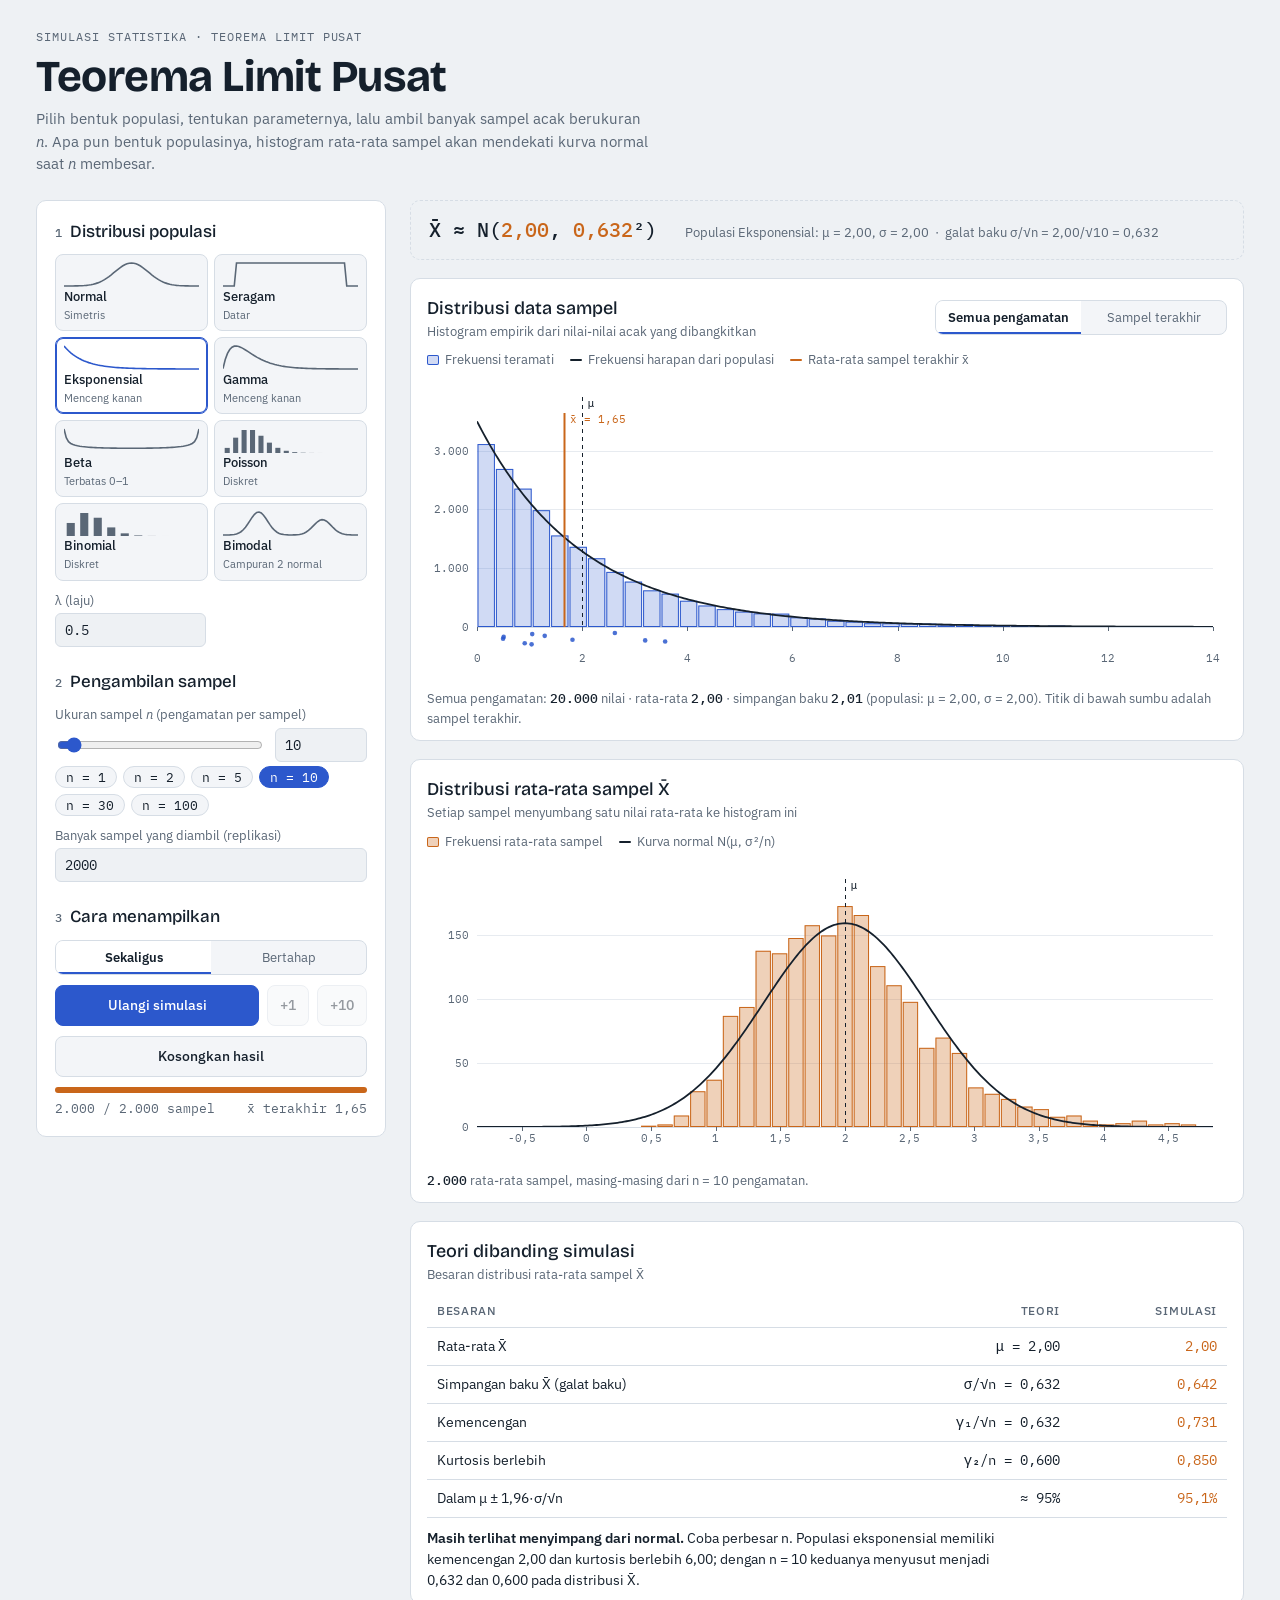
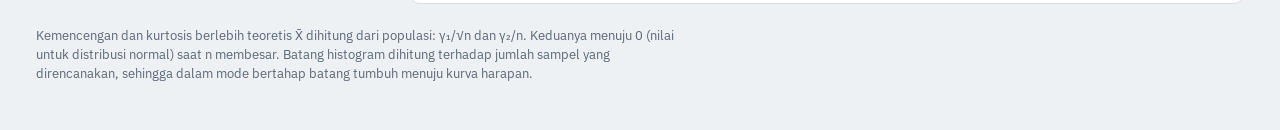
<file: simulasi-clt.html>
<!doctype html>
<html lang="id">
<head>
<meta charset="utf-8">
<meta name="viewport" content="width=device-width, initial-scale=1, viewport-fit=cover">
<meta name="description" content="Simulasi interaktif Teorema Limit Pusat: pilih distribusi populasi, parameter, dan ukuran sampel, lalu amati distribusi data dan rata-rata sampel.">
<title>Simulator Teorema Limit Pusat</title>
<link rel="preconnect" href="https://fonts.googleapis.com">
<link rel="preconnect" href="https://fonts.gstatic.com" crossorigin>
<link rel="stylesheet" href="https://fonts.googleapis.com/css2?family=Bricolage+Grotesque:opsz,wght@12..96,500;12..96,700&family=IBM+Plex+Mono:wght@400;500&family=IBM+Plex+Sans:wght@400;500;600&display=swap">
<style>
/* Layout: lab bench — setup column on the left (numbered setup steps), two stacked instrument charts + readout table on the right */
:root{
  --bg:#eef1f4; --surface:#ffffff; --ink:#15202c; --muted:#5a6776; --line:#d6dde5; --grid:#e7ebf0;
  --data:#2c58cc; --data-soft:rgba(44,88,204,.22);
  --mean:#c9661a; --mean-soft:rgba(201,102,26,.30);
  --curve:#15202c; --danger:#b42318; --chip:#f3f5f8;
  --f-display:"Bricolage Grotesque", "Segoe UI", system-ui, sans-serif;
  --f-body:"IBM Plex Sans", "Segoe UI", system-ui, sans-serif;
  --f-mono:"IBM Plex Mono", ui-monospace, "SFMono-Regular", Menlo, monospace;
}
@media (prefers-color-scheme: dark){ :root:not([data-theme="light"]){
  --bg:#0e131a; --surface:#151c25; --ink:#e4e9ef; --muted:#93a0ae; --line:#28323e; --grid:#1d2630;
  --data:#7196ff; --data-soft:rgba(113,150,255,.22);
  --mean:#f19a4c; --mean-soft:rgba(241,154,76,.28);
  --curve:#e4e9ef; --danger:#ff7b6e; --chip:#1b2430; color-scheme:dark } }
:root[data-theme="dark"]{
  --bg:#0e131a; --surface:#151c25; --ink:#e4e9ef; --muted:#93a0ae; --line:#28323e; --grid:#1d2630;
  --data:#7196ff; --data-soft:rgba(113,150,255,.22);
  --mean:#f19a4c; --mean-soft:rgba(241,154,76,.28);
  --curve:#e4e9ef; --danger:#ff7b6e; --chip:#1b2430; color-scheme:dark }

body{background:var(--bg);color:var(--ink);font-family:var(--f-body);font-size:15px;line-height:1.5}
.wrap{max-width:1240px;margin:0 auto;padding-block:28px 48px;
  padding-left:max(16px, env(safe-area-inset-left, 0px));padding-right:max(16px, env(safe-area-inset-right, 0px))}
header{display:grid;gap:8px;margin-bottom:24px}
.eyebrow{font-family:var(--f-mono);font-size:12px;letter-spacing:.08em;text-transform:uppercase;color:var(--muted)}
h1{font-family:var(--f-display);font-weight:700;font-size:clamp(28px,4.2vw,44px);line-height:1.05;margin:0;text-wrap:balance;letter-spacing:-.01em}
.lede{margin:0;max-width:68ch;color:var(--muted)}
.layout{display:grid;grid-template-columns:350px minmax(0,1fr);gap:24px;align-items:start}
@media (max-width:920px){.layout{grid-template-columns:minmax(0,1fr)}}
.panel{background:var(--surface);border:1px solid var(--line);border-radius:10px;padding:18px;display:grid;gap:22px;position:sticky;top:16px}
@media (max-width:920px){.panel{position:static}}
.step{display:grid;gap:10px}
.step h2{margin:0;font-family:var(--f-display);font-weight:500;font-size:17px;display:flex;align-items:baseline;gap:8px}
.step h2 .num{font-family:var(--f-mono);font-size:12px;color:var(--muted)}
.dists{display:grid;grid-template-columns:repeat(2,minmax(0,1fr));gap:6px}
.dist{appearance:none;border:1px solid var(--line);background:var(--chip);color:var(--ink);border-radius:8px;padding:6px 8px 7px;text-align:left;cursor:pointer;display:grid;gap:2px;font:inherit}
.dist canvas{width:100%;height:26px;display:block}
.dist span{font-size:13px;font-weight:500;line-height:1.2}
.dist small{font-size:11px;color:var(--muted)}
.dist[aria-pressed="true"]{border-color:var(--data);box-shadow:inset 0 0 0 1px var(--data);background:var(--surface)}
.dist:focus-visible,.btn:focus-visible,.seg button:focus-visible,.chip:focus-visible,input:focus-visible{outline:2px solid var(--data);outline-offset:2px}
.params{display:grid;grid-template-columns:repeat(2,minmax(0,1fr));gap:10px}
.field{display:grid;gap:4px;min-width:0}
.field label{font-size:12.5px;color:var(--muted)}
input[type=number]{font-family:var(--f-mono);font-size:14px;width:100%;padding:7px 9px;border:1px solid var(--line);border-radius:6px;background:var(--bg);color:var(--ink)}
input[type=range]{width:100%;accent-color:var(--data)}
.err{color:var(--danger);font-size:13px;margin:0}
.chips{display:flex;flex-wrap:wrap;gap:6px}
.chip{appearance:none;border:1px solid var(--line);background:var(--chip);color:var(--ink);border-radius:999px;padding:2px 10px;font-family:var(--f-mono);font-size:12.5px;cursor:pointer}
.chip[aria-pressed="true"]{background:var(--data);border-color:var(--data);color:var(--surface)}
.row{display:flex;gap:10px;align-items:center}
.row > input[type=range]{flex:1}
.row > input[type=number]{width:92px}
.seg{display:inline-grid;grid-auto-flow:column;grid-auto-columns:1fr;border:1px solid var(--line);border-radius:8px;overflow:hidden;background:var(--chip)}
.seg button{appearance:none;border:0;background:transparent;color:var(--muted);font:inherit;font-size:13px;padding:7px 12px;cursor:pointer}
.seg button[aria-pressed="true"]{background:var(--surface);color:var(--ink);font-weight:600;box-shadow:inset 0 -2px 0 var(--data)}
.hint{font-size:12.5px;color:var(--muted);margin:0}
.actions{display:grid;grid-template-columns:1fr auto auto;gap:8px}
.btn{appearance:none;border:1px solid var(--line);background:var(--chip);color:var(--ink);border-radius:8px;padding:9px 12px;font:inherit;font-size:14px;font-weight:500;cursor:pointer;white-space:nowrap}
.btn.primary{background:var(--data);border-color:var(--data);color:var(--surface)}
.btn:disabled{opacity:.45;cursor:not-allowed}
.progress{display:grid;gap:6px}
.bar{height:6px;background:var(--grid);border-radius:3px;overflow:hidden}
.bar i{display:block;height:100%;width:0;background:var(--mean);transition:width .12s linear}
.progress .txt{font-family:var(--f-mono);font-size:12.5px;color:var(--muted);display:flex;justify-content:space-between;gap:8px}

.results{display:grid;gap:18px;min-width:0}
.formula{display:flex;flex-wrap:wrap;gap:10px 28px;align-items:baseline;padding:14px 18px;border:1px dashed var(--line);border-radius:10px}
.formula .big{font-family:var(--f-mono);font-size:clamp(16px,2.2vw,20px);font-weight:500}
.formula .big b{color:var(--mean);font-weight:500}
.formula .sub{font-size:13px;color:var(--muted)}
.card{background:var(--surface);border:1px solid var(--line);border-radius:10px;padding:16px 16px 12px;display:grid;gap:10px;min-width:0}
.card-head{display:flex;flex-wrap:wrap;justify-content:space-between;align-items:center;gap:10px}
.card h3{margin:0;font-family:var(--f-display);font-weight:500;font-size:18px}
.card h3 small{display:block;font-family:var(--f-body);font-size:12.5px;color:var(--muted);font-weight:400}
.legend{display:flex;flex-wrap:wrap;gap:6px 16px;font-size:12.5px;color:var(--muted)}
.legend i{display:inline-block;width:12px;height:10px;border-radius:2px;margin-right:6px;vertical-align:-1px}
.legend i.line{height:2px;vertical-align:3px}
.chart{position:relative;height:300px}
@media (max-width:560px){.chart{height:240px}}
.chart canvas{position:absolute;inset:0;width:100%;height:100%}
.caption{font-size:13px;color:var(--muted);margin:0;font-variant-numeric:tabular-nums}
.caption b{color:var(--ink);font-weight:500;font-family:var(--f-mono);font-size:12.5px}
.tablewrap{overflow-x:auto}
table{border-collapse:collapse;width:100%;font-size:14px;min-width:420px}
th,td{padding:8px 10px;border-bottom:1px solid var(--line);text-align:right}
th:first-child,td:first-child{text-align:left}
thead th{font-size:11.5px;letter-spacing:.06em;text-transform:uppercase;color:var(--muted);font-weight:500}
td.num{font-family:var(--f-mono);font-variant-numeric:tabular-nums}
td.sim{color:var(--mean)}
.verdict{margin:0;font-size:14px;max-width:72ch}
.verdict b{font-weight:600}
footer{margin-top:22px;font-size:12.5px;color:var(--muted);max-width:80ch}
@media (prefers-reduced-motion: reduce){.bar i{transition:none}}

*,*::before,*::after{box-sizing:border-box}
html{-webkit-text-size-adjust:100%}
:root{padding-top:env(safe-area-inset-top,0px);padding-bottom:env(safe-area-inset-bottom,0px)}
body{margin:0}
[hidden]{display:none!important}
</style>
</head>
<body>

<div class="wrap">
  <header>
    <div class="eyebrow">Simulasi Statistika · Teorema Limit Pusat</div>
    <h1>Teorema Limit Pusat</h1>
    <p class="lede">Pilih bentuk populasi, tentukan parameternya, lalu ambil banyak sampel acak berukuran <i>n</i>. Apa pun bentuk populasinya, histogram rata-rata sampel akan mendekati kurva normal saat <i>n</i> membesar.</p>
  </header>

  <main class="layout">
    <aside class="panel" aria-label="Pengaturan simulasi">
      <section class="step">
        <h2><span class="num">1</span>Distribusi populasi</h2>
        <div class="dists" id="dists" role="group" aria-label="Pilih distribusi"></div>
        <div class="params" id="params"></div>
        <p class="err" id="err" hidden></p>
      </section>

      <section class="step">
        <h2><span class="num">2</span>Pengambilan sampel</h2>
        <div class="field">
          <label for="nNum">Ukuran sampel <i>n</i> (pengamatan per sampel)</label>
          <div class="row">
            <input type="range" id="nRange" min="1" max="200" step="1" value="10" aria-label="Ukuran sampel n">
            <input type="number" id="nNum" min="1" max="1000" step="1" value="10">
          </div>
          <div class="chips" id="nChips"></div>
        </div>
        <div class="field">
          <label for="mNum">Banyak sampel yang diambil (replikasi)</label>
          <input type="number" id="mNum" min="10" max="10000" step="10" value="2000">
        </div>
      </section>

      <section class="step">
        <h2><span class="num">3</span>Cara menampilkan</h2>
        <div class="seg" role="group" aria-label="Mode tampilan">
          <button type="button" id="modeAll" aria-pressed="true">Sekaligus</button>
          <button type="button" id="modeStep" aria-pressed="false">Bertahap</button>
        </div>
        <div class="field" id="speedWrap" hidden>
          <label for="speed">Kecepatan: <span id="speedTxt"></span></label>
          <input type="range" id="speed" min="0" max="100" value="38">
        </div>
        <div class="actions">
          <button type="button" class="btn primary" id="run">Bangkitkan semua</button>
          <button type="button" class="btn" id="step1" title="Ambil 1 sampel">+1</button>
          <button type="button" class="btn" id="step10" title="Ambil 10 sampel">+10</button>
        </div>
        <button type="button" class="btn" id="reset">Kosongkan hasil</button>
        <div class="progress">
          <div class="bar"><i id="prog"></i></div>
          <div class="txt"><span id="progTxt">0 / 0 sampel</span><span id="lastTxt"></span></div>
        </div>
      </section>
    </aside>

    <section class="results">
      <div class="formula">
        <div class="big" id="formula">X̄ ≈ N(μ, σ²/n)</div>
        <div class="sub" id="formulaSub"></div>
      </div>

      <article class="card">
        <div class="card-head">
          <h3>Distribusi data sampel<small>Histogram empirik dari nilai-nilai acak yang dibangkitkan</small></h3>
          <div class="seg" role="group" aria-label="Data yang ditampilkan">
            <button type="button" id="viewAll" aria-pressed="true">Semua pengamatan</button>
            <button type="button" id="viewLast" aria-pressed="false">Sampel terakhir</button>
          </div>
        </div>
        <div class="legend">
          <span><i style="background:var(--data-soft);box-shadow:inset 0 0 0 1px var(--data)"></i>Frekuensi teramati</span>
          <span><i class="line" style="background:var(--curve)"></i>Frekuensi harapan dari populasi</span>
          <span><i class="line" style="background:var(--mean)"></i>Rata-rata sampel terakhir x̄</span>
        </div>
        <div class="chart"><canvas id="cData" aria-label="Histogram data sampel" role="img"></canvas></div>
        <p class="caption" id="capData"></p>
      </article>

      <article class="card">
        <div class="card-head">
          <h3>Distribusi rata-rata sampel X̄<small>Setiap sampel menyumbang satu nilai rata-rata ke histogram ini</small></h3>
        </div>
        <div class="legend">
          <span><i style="background:var(--mean-soft);box-shadow:inset 0 0 0 1px var(--mean)"></i>Frekuensi rata-rata sampel</span>
          <span><i class="line" style="background:var(--curve)"></i>Kurva normal N(μ, σ²/n)</span>
        </div>
        <div class="chart"><canvas id="cMean" aria-label="Histogram rata-rata sampel" role="img"></canvas></div>
        <p class="caption" id="capMean"></p>
      </article>

      <article class="card">
        <div class="card-head"><h3>Teori dibanding simulasi<small>Besaran distribusi rata-rata sampel X̄</small></h3></div>
        <div class="tablewrap">
          <table>
            <thead><tr><th>Besaran</th><th>Teori</th><th>Simulasi</th></tr></thead>
            <tbody id="tbl"></tbody>
          </table>
        </div>
        <p class="verdict" id="verdict"></p>
      </article>
    </section>
  </main>
  <footer>Kemencengan dan kurtosis berlebih teoretis X̄ dihitung dari populasi: γ₁/√n dan γ₂/n. Keduanya menuju 0 (nilai untuk distribusi normal) saat n membesar. Batang histogram dihitung terhadap jumlah sampel yang direncanakan, sehingga dalam mode bertahap batang tumbuh menuju kurva harapan.</footer>
</div>

<script>
(function(){
"use strict";
const $=id=>document.getElementById(id);

/* ---------- math helpers ---------- */
let spare=null;
function rnorm(){ if(spare!==null){const s=spare;spare=null;return s;}
  let u,v,s; do{u=Math.random()*2-1;v=Math.random()*2-1;s=u*u+v*v;}while(s>=1||s===0);
  const f=Math.sqrt(-2*Math.log(s)/s); spare=v*f; return u*f; }
function rgamma(k){ if(k<1) return rgamma(k+1)*Math.pow(Math.random(),1/k);
  const d=k-1/3,c=1/Math.sqrt(9*d);
  for(;;){ let x,v; do{x=rnorm();v=1+c*x;}while(v<=0); v=v*v*v; const u=Math.random();
    if(u<1-0.0331*x*x*x*x) return d*v; if(Math.log(u)<0.5*x*x+d*(1-v+Math.log(v))) return d*v; } }
const LC=[0.99999999999980993,676.5203681218851,-1259.1392167224028,771.32342877765313,-176.61502916214059,12.507343278686905,-0.13857109526572012,9.9843695780195716e-6,1.5056327351493116e-7];
function lgamma(x){ if(x<0.5) return Math.log(Math.PI/Math.abs(Math.sin(Math.PI*x)))-lgamma(1-x);
  x-=1; let a=LC[0]; const t=x+7.5; for(let i=1;i<9;i++) a+=LC[i]/(x+i);
  return 0.5*Math.log(2*Math.PI)+(x+0.5)*Math.log(t)-t+Math.log(a); }
function rpois(l){ if(l<10){ const L=Math.exp(-l); let k=0,p=1; do{k++;p*=Math.random();}while(p>L); return k-1; }
  const sl=Math.sqrt(l),ll=Math.log(l),b=0.931+2.53*sl,a=-0.059+0.02483*b,ia=1.1239+1.1328/(b-3.4),vr=0.9277-3.6224/(b-2);
  for(;;){ const U=Math.random()-0.5,V=Math.random(),us=0.5-Math.abs(U),k=Math.floor((2*a/us+b)*U+l+0.43);
    if(us>=0.07&&V<=vr) return k; if(k<0||(us<0.013&&V>us)) continue;
    if(Math.log(V)+Math.log(ia)-Math.log(a/(us*us)+b)<=-l+k*ll-lgamma(k+1)) return k; } }
function rbinom(N,p){ const flip=p>0.5; const pp=flip?1-p:p; const q=1-pp,s=pp/q,a=(N+1)*s;
  let r=Math.pow(q,N),u=Math.random(),x=0;
  while(u>r){ u-=r; x++; if(x>N){x=N;break;} r*=(a/x-s); }
  return flip?N-x:x; }
function erf(x){ const s=x<0?-1:1; x=Math.abs(x); const t=1/(1+0.3275911*x);
  const y=1-(((((1.061405429*t-1.453152027)*t)+1.421413741)*t-0.284496736)*t+0.254829592)*t*Math.exp(-x*x); return s*y; }
const Phi=z=>0.5*(1+erf(z/Math.SQRT2));
const phi=z=>Math.exp(-0.5*z*z)/Math.sqrt(2*Math.PI);

/* ---------- distributions ---------- */
const DISTS={
  normal:{name:"Normal",note:"Simetris",params:[{k:"mu",l:"μ (rata-rata)",d:50},{k:"s",l:"σ (simpangan baku)",d:10}],
    check:p=>p.s>0?null:"σ harus lebih besar dari 0.",
    mean:p=>p.mu,sd:p=>p.s,skew:()=>0,kurt:()=>0,
    r:p=>p.mu+p.s*rnorm(),pdf:(x,p)=>phi((x-p.mu)/p.s)/p.s,range:p=>[p.mu-4*p.s,p.mu+4*p.s]},
  uniform:{name:"Seragam",note:"Datar",params:[{k:"a",l:"a (batas bawah)",d:0},{k:"b",l:"b (batas atas)",d:10}],
    check:p=>p.b>p.a?null:"b harus lebih besar dari a.",
    mean:p=>(p.a+p.b)/2,sd:p=>(p.b-p.a)/Math.sqrt(12),skew:()=>0,kurt:()=>-1.2,
    r:p=>p.a+(p.b-p.a)*Math.random(),pdf:(x,p)=>(x>=p.a&&x<=p.b)?1/(p.b-p.a):0,
    range:p=>{const w=p.b-p.a;return [p.a-0.12*w,p.b+0.12*w];}},
  exponential:{name:"Eksponensial",note:"Menceng kanan",params:[{k:"lam",l:"λ (laju)",d:0.5}],
    check:p=>p.lam>0?null:"λ harus lebih besar dari 0.",
    mean:p=>1/p.lam,sd:p=>1/p.lam,skew:()=>2,kurt:()=>6,
    r:p=>-Math.log(1-Math.random())/p.lam,pdf:(x,p)=>x<0?0:p.lam*Math.exp(-p.lam*x),range:p=>[0,7/p.lam]},
  gamma:{name:"Gamma",note:"Menceng kanan",params:[{k:"k",l:"k (bentuk)",d:2},{k:"th",l:"θ (skala)",d:2}],
    check:p=>(p.k>0&&p.th>0)?null:"k dan θ harus lebih besar dari 0.",
    mean:p=>p.k*p.th,sd:p=>Math.sqrt(p.k)*p.th,skew:p=>2/Math.sqrt(p.k),kurt:p=>6/p.k,
    r:p=>rgamma(p.k)*p.th,
    pdf:(x,p)=>x<=0?0:Math.exp((p.k-1)*Math.log(x)-x/p.th-lgamma(p.k)-p.k*Math.log(p.th)),
    range:p=>[0,p.k*p.th+6*Math.sqrt(p.k)*p.th]},
  beta:{name:"Beta",note:"Terbatas 0–1",params:[{k:"a",l:"α",d:0.5},{k:"b",l:"β",d:0.5}],
    check:p=>(p.a>0&&p.b>0)?null:"α dan β harus lebih besar dari 0.",
    mean:p=>p.a/(p.a+p.b),sd:p=>Math.sqrt(p.a*p.b/((p.a+p.b)**2*(p.a+p.b+1))),
    skew:p=>2*(p.b-p.a)*Math.sqrt(p.a+p.b+1)/((p.a+p.b+2)*Math.sqrt(p.a*p.b)),
    kurt:p=>{const a=p.a,b=p.b;return 6*((a-b)**2*(a+b+1)-a*b*(a+b+2))/(a*b*(a+b+2)*(a+b+3));},
    r:p=>{const x=rgamma(p.a),y=rgamma(p.b);return x/(x+y);},
    pdf:(x,p)=>(x<=0||x>=1)?0:Math.exp((p.a-1)*Math.log(x)+(p.b-1)*Math.log(1-x)+lgamma(p.a+p.b)-lgamma(p.a)-lgamma(p.b)),
    range:()=>[0,1]},
  poisson:{name:"Poisson",note:"Diskret",discrete:true,params:[{k:"lam",l:"λ (rata-rata)",d:3}],
    check:p=>(p.lam>0&&p.lam<=200)?null:"λ harus di antara 0 dan 200.",
    mean:p=>p.lam,sd:p=>Math.sqrt(p.lam),skew:p=>1/Math.sqrt(p.lam),kurt:p=>1/p.lam,
    r:p=>rpois(p.lam),pmf:(k,p)=>k<0?0:Math.exp(k*Math.log(p.lam)-p.lam-lgamma(k+1)),
    range:p=>{const s=Math.sqrt(p.lam);return [Math.max(0,Math.floor(p.lam-5*s-1)),Math.ceil(p.lam+5*s+3)];}},
  binomial:{name:"Binomial",note:"Diskret",discrete:true,params:[{k:"N",l:"N (banyak percobaan)",d:10,int:true},{k:"p",l:"p (peluang sukses)",d:0.15}],
    check:p=>(!Number.isInteger(p.N)||p.N<1||p.N>500)?"N harus bilangan bulat 1 sampai 500.":(p.p>0&&p.p<1)?null:"p harus di antara 0 dan 1.",
    mean:p=>p.N*p.p,sd:p=>Math.sqrt(p.N*p.p*(1-p.p)),
    skew:p=>(1-2*p.p)/Math.sqrt(p.N*p.p*(1-p.p)),kurt:p=>(1-6*p.p*(1-p.p))/(p.N*p.p*(1-p.p)),
    r:p=>rbinom(p.N,p.p),
    pmf:(k,p)=>(k<0||k>p.N)?0:Math.exp(lgamma(p.N+1)-lgamma(k+1)-lgamma(p.N-k+1)+k*Math.log(p.p)+(p.N-k)*Math.log(1-p.p)),
    range:p=>{const m=p.N*p.p,s=Math.sqrt(m*(1-p.p));return [Math.max(0,Math.floor(m-5*s-1)),Math.min(p.N,Math.ceil(m+5*s+1))];}},
  bimodal:{name:"Bimodal",note:"Campuran 2 normal",params:[{k:"m1",l:"μ₁",d:20},{k:"m2",l:"μ₂",d:70},{k:"s",l:"σ (tiap puncak)",d:7},{k:"w",l:"w (bobot puncak 1)",d:0.6}],
    check:p=>!(p.s>0)?"σ harus lebih besar dari 0.":(p.w>0&&p.w<1)?null:"w harus di antara 0 dan 1.",
    mean:p=>p.w*p.m1+(1-p.w)*p.m2,
    sd:p=>Math.sqrt(mixM(p,2)),skew:p=>mixM(p,3)/Math.pow(mixM(p,2),1.5),kurt:p=>mixM(p,4)/mixM(p,2)**2-3,
    r:p=>(Math.random()<p.w?p.m1:p.m2)+p.s*rnorm(),
    pdf:(x,p)=>p.w*phi((x-p.m1)/p.s)/p.s+(1-p.w)*phi((x-p.m2)/p.s)/p.s,
    range:p=>[Math.min(p.m1,p.m2)-4*p.s,Math.max(p.m1,p.m2)+4*p.s]}
};
function mixM(p,k){ const mu=p.w*p.m1+(1-p.w)*p.m2,s2=p.s*p.s;
  const f=d=>k===2?d*d+s2:k===3?d*d*d+3*d*s2:d**4+6*d*d*s2+3*s2*s2;
  return p.w*f(p.m1-mu)+(1-p.w)*f(p.m2-mu); }

/* ---------- formatting ---------- */
const fmt=(x,d=2)=>Number.isFinite(x)?x.toLocaleString("id-ID",{minimumFractionDigits:d,maximumFractionDigits:d}):"–";
const fmtInt=x=>Math.round(x).toLocaleString("id-ID");
function smart(x){ if(!Number.isFinite(x)) return "–"; const a=Math.abs(x);
  return fmt(x, a>=1000?0:a>=100?1:a>=1?2:a>=0.01?3:4); }

/* ---------- state ---------- */
const S={dist:"exponential",vals:{},n:10,m:2000,mode:"all",view:"all",running:false,taken:0,valid:true};
for(const k in DISTS){ S.vals[k]={}; DISTS[k].params.forEach(p=>S.vals[k][p.k]=p.d); }
let G={}; // derived layout + counts

function setup(){
  const D=DISTS[S.dist],p=S.vals[S.dist];
  const msg=D.check(p);
  S.valid=!msg; $("err").hidden=!msg; $("err").textContent=msg||"";
  stop(); S.taken=0;
  if(!S.valid){ G=null; renderAll(); return; }
  const mu=D.mean(p),sd=D.sd(p),se=sd/Math.sqrt(S.n);
  G={D,p,mu,sd,se,skew:D.skew(p),kurt:D.kurt(p),last:[],lastMean:NaN,lastMeanBin:-1,
     obsN:0,obsS:0,obsS2:0,s1:0,s2:0,s3:0,s4:0,within:0};
  // data bins
  const [lo,hi]=D.range(p);
  if(D.discrete){ G.dLo=lo-0.5; G.dW=1; G.dNb=hi-lo+1; }
  else { G.dLo=lo; G.dNb=40; G.dW=(hi-lo)/G.dNb; }
  G.dHi=G.dLo+G.dNb*G.dW; G.dCnt=new Float64Array(G.dNb);
  G.dProb=new Float64Array(G.dNb);
  for(let i=0;i<G.dNb;i++){
    if(D.discrete) G.dProb[i]=D.pmf(lo+i,p);
    else{ let s=0; const x0=G.dLo+i*G.dW; for(let j=0;j<12;j++) s+=D.pdf(x0+(j+0.5)/12*G.dW,p); G.dProb[i]=s/12*G.dW; }
  }
  // mean bins
  let mlo=mu-4.5*se,mhi=mu+4.5*se,raw=(mhi-mlo)/45,w;
  if(D.discrete){ w=Math.max(1,Math.ceil(raw*S.n))/S.n; mlo=(Math.floor(mlo*S.n)-0.5)/S.n; }
  else w=raw;
  G.mLo=mlo; G.mW=w; G.mNb=Math.ceil((mhi-mlo)/w); G.mHi=mlo+G.mNb*w; G.mCnt=new Float64Array(G.mNb);
  G.mProb=new Float64Array(G.mNb);
  for(let i=0;i<G.mNb;i++){ const a=mlo+i*w; G.mProb[i]=Phi((a+w-mu)/se)-Phi((a-mu)/se); }
  renderAll();
}

function takeSample(){
  const {D,p}=G,n=S.n,arr=new Array(n); let s=0;
  for(let i=0;i<n;i++){ const x=D.r(p); arr[i]=x; s+=x;
    G.obsS+=x; G.obsS2+=x*x;
    const b=Math.floor((x-G.dLo)/G.dW); if(b>=0&&b<G.dNb) G.dCnt[b]++; }
  G.obsN+=n;
  const xb=s/n; G.last=arr; G.lastMean=xb;
  const b=Math.floor((xb-G.mLo)/G.mW); G.lastMeanBin=(b>=0&&b<G.mNb)?b:-1; if(G.lastMeanBin>=0) G.mCnt[b]++;
  const z=(xb-G.mu)/G.se; G.s1+=z; G.s2+=z*z; G.s3+=z*z*z; G.s4+=z*z*z*z;
  if(Math.abs(z)<=1.96) G.within++;
  S.taken++;
}

/* ---------- running ---------- */
let raf=0,lastT=0,acc=0;
const sps=()=>Math.max(1,Math.round(Math.pow(500,+$("speed").value/100)));
function start(){ if(!G||S.taken>=S.m) return; S.running=true; takeSample(); renderAll(); lastT=performance.now(); acc=0; raf=requestAnimationFrame(tick); updateButtons(); }
function stop(){ S.running=false; cancelAnimationFrame(raf); updateButtons(); }
function tick(t){ if(!S.running) return;
  const dt=Math.min(0.1,(t-lastT)/1000); lastT=t; acc+=dt*sps();
  let k=Math.min(Math.floor(acc),S.m-S.taken); acc-=Math.floor(acc);
  for(let i=0;i<k;i++) takeSample();
  if(k>0) renderAll();
  if(S.taken>=S.m){ stop(); return; }
  raf=requestAnimationFrame(tick); }
function runAll(){ if(!G) return; while(S.taken<S.m) takeSample(); renderAll(); }
function add(k){ if(!G) return; stop(); k=Math.min(k,S.m-S.taken); for(let i=0;i<k;i++) takeSample(); renderAll(); }

/* ---------- chart drawing ---------- */
function css(v){ return getComputedStyle(document.documentElement).getPropertyValue(v).trim(); }
function niceStep(span,count){ const s0=span/count,mag=Math.pow(10,Math.floor(Math.log10(s0))),r=s0/mag;
  return (r<1.5?1:r<3?2:r<7?5:10)*mag; }
function ticks(a,b,count){ const st=niceStep(b-a,count),out=[]; for(let v=Math.ceil(a/st-1e-9)*st;v<=b+1e-9*st;v+=st) out.push(Math.abs(v)<st*1e-9?0:v); return {out,st}; }
function decs(st){ return Math.max(0,-Math.floor(Math.log10(st)+1e-9)); }

function drawHist(cv,o){
  const dpr=window.devicePixelRatio||1,W=cv.clientWidth,H=cv.clientHeight; if(!W||!H) return;
  cv.width=Math.round(W*dpr); cv.height=Math.round(H*dpr);
  const c=cv.getContext("2d"); c.setTransform(dpr,0,0,dpr,0,0); c.clearRect(0,0,W,H);
  const col={ink:css("--ink"),muted:css("--muted"),grid:css("--grid"),line:css("--line"),curve:css("--curve")};
  const mono='11px "IBM Plex Mono", ui-monospace, monospace';
  const pad={l:50,r:14,t:18,b:o.dots?52:34};
  const pw=W-pad.l-pad.r,ph=H-pad.t-pad.b;
  if(!o.bins){ c.fillStyle=col.muted; c.font='13px "IBM Plex Sans", sans-serif'; c.textAlign="center";
    c.fillText(o.empty||"Parameter belum valid",W/2,H/2); return; }
  const sx=x=>pad.l+(x-o.xMin)/(o.xMax-o.xMin)*pw;
  let ymax=0; o.bins.forEach(b=>{ymax=Math.max(ymax,b.count,b.exp*1.15);}); ymax=Math.max(ymax*1.06,1);
  const sy=y=>pad.t+ph-(y/ymax)*ph;
  // grid + y ticks
  c.font=mono; c.textAlign="right"; c.textBaseline="middle";
  const yt=ticks(0,ymax,4); const yd=decs(yt.st);
  yt.out.forEach(v=>{ const y=Math.round(sy(v))+0.5; c.strokeStyle=col.grid; c.lineWidth=1; c.beginPath(); c.moveTo(pad.l,y); c.lineTo(pad.l+pw,y); c.stroke();
    c.fillStyle=col.muted; c.fillText(v.toLocaleString("id-ID",{maximumFractionDigits:yd}),pad.l-8,y); });
  // bars
  c.save(); c.beginPath(); c.rect(pad.l,pad.t,pw,ph); c.clip();
  o.bins.forEach((b,i)=>{ if(b.count<=0) return;
    let x0=sx(b.x0),x1=sx(b.x1); const bw=x1-x0;
    if(o.discrete){ const g=bw*0.18; x0+=g; x1-=g; } else if(bw>3){ x0+=0.5; x1-=0.5; }
    const y=sy(b.count),hl=i===o.hl;
    c.fillStyle=hl?o.color:o.soft; c.fillRect(x0,y,Math.max(1,x1-x0),pad.t+ph-y);
    c.strokeStyle=o.color; c.lineWidth=1; c.strokeRect(x0+0.5,y+0.5,Math.max(0,x1-x0-1),pad.t+ph-y-1); });
  // expected
  c.strokeStyle=col.curve; c.fillStyle=col.curve; c.lineWidth=1.8;
  if(o.curve){ c.beginPath(); let first=true;
    for(let i=0;i<=320;i++){ const x=o.xMin+(o.xMax-o.xMin)*i/320,y=o.curve(x); if(!Number.isFinite(y)) continue;
      const py=Math.max(pad.t-4,sy(y)); if(first){c.moveTo(sx(x),py);first=false;} else c.lineTo(sx(x),py); }
    c.stroke(); }
  else { c.beginPath(); o.bins.forEach((b,i)=>{ const x=sx((b.x0+b.x1)/2),y=sy(b.exp); i?c.lineTo(x,y):c.moveTo(x,y); });
    c.globalAlpha=.45; c.lineWidth=1; c.stroke(); c.globalAlpha=1;
    o.bins.forEach(b=>{ if(b.exp<ymax*0.002) return; c.beginPath(); c.arc(sx((b.x0+b.x1)/2),sy(b.exp),2.6,0,7); c.fill(); }); }
  c.restore();
  // markers
  c.textBaseline="alphabetic"; c.font=mono;
  (o.markers||[]).forEach(m=>{ if(!(m.x>=o.xMin&&m.x<=o.xMax)) return; const x=Math.round(sx(m.x))+0.5;
    c.strokeStyle=m.color; c.lineWidth=m.w||1.5; c.setLineDash(m.dash||[]); c.beginPath(); c.moveTo(x,pad.t+(m.top||0)); c.lineTo(x,pad.t+ph); c.stroke(); c.setLineDash([]);
    c.fillStyle=m.color; const tw=c.measureText(m.label).width; let tx=x+5; if(tx+tw>pad.l+pw) tx=x-5-tw;
    c.textAlign="left"; c.fillText(m.label,tx,pad.t+(m.top||0)+10); });
  // axis
  c.strokeStyle=col.line; c.lineWidth=1; c.beginPath(); c.moveTo(pad.l,pad.t+ph+0.5); c.lineTo(pad.l+pw,pad.t+ph+0.5); c.stroke();
  // dots strip
  let axisY=pad.t+ph;
  if(o.dots){ const top=pad.t+ph+5,h=12;
    c.fillStyle=o.color; c.globalAlpha=o.dots.length>80?0.45:0.85;
    o.dots.forEach((x,i)=>{ if(x<o.xMin||x>o.xMax) return; const jy=top+((i*0.618034)%1)*h; c.beginPath(); c.arc(sx(x),jy+1,2.3,0,7); c.fill(); });
    c.globalAlpha=1; axisY=top+h+3; }
  const xt=ticks(o.xMin,o.xMax,Math.max(3,Math.floor(pw/80))); const xd=o.intTicks?0:decs(xt.st);
  c.fillStyle=col.muted; c.textAlign="center"; c.textBaseline="top";
  xt.out.forEach(v=>{ if(o.intTicks&&!Number.isInteger(Math.round(v*1e6)/1e6)) return; const x=sx(v);
    c.fillRect(Math.round(x),pad.t+ph,1,4); c.fillText(v.toLocaleString("id-ID",{maximumFractionDigits:xd}),x,axisY+6); });
}

/* ---------- render ---------- */
function renderAll(){ renderData(); renderMean(); renderText(); updateButtons(); }
function renderData(){
  const cv=$("cData");
  if(!G){ drawHist(cv,{bins:null}); return; }
  const lastView=S.view==="last", target=lastView?S.n:S.m*S.n;
  let cnt=G.dCnt;
  if(lastView){ cnt=new Float64Array(G.dNb); G.last.forEach(x=>{const b=Math.floor((x-G.dLo)/G.dW); if(b>=0&&b<G.dNb) cnt[b]++;}); }
  const bins=[]; for(let i=0;i<G.dNb;i++) bins.push({x0:G.dLo+i*G.dW,x1:G.dLo+(i+1)*G.dW,count:cnt[i],exp:target*G.dProb[i]});
  const D=G.D,p=G.p,markers=[{x:G.mu,label:"μ",color:css("--curve"),dash:[4,4],w:1}];
  if(S.taken>0) markers.push({x:G.lastMean,label:"x̄ = "+smart(G.lastMean),color:css("--mean"),w:2,top:16});
  drawHist(cv,{bins,discrete:D.discrete,intTicks:D.discrete,xMin:G.dLo,xMax:G.dHi,color:css("--data"),soft:css("--data-soft"),
    curve:D.discrete?null:(x=>target*G.dW*D.pdf(x,p)),markers,dots:S.taken>0?G.last.slice(0,400):[]});
}
function renderMean(){
  const cv=$("cMean");
  if(!G){ drawHist(cv,{bins:null}); return; }
  const bins=[]; for(let i=0;i<G.mNb;i++) bins.push({x0:G.mLo+i*G.mW,x1:G.mLo+(i+1)*G.mW,count:G.mCnt[i],exp:S.m*G.mProb[i]});
  const markers=[{x:G.mu,label:"μ",color:css("--curve"),dash:[4,4],w:1}];
  if(S.taken>0&&S.taken<S.m) markers.push({x:G.lastMean,label:"x̄ terbaru",color:css("--mean"),w:2,top:16});
  drawHist(cv,{bins,discrete:false,xMin:G.mLo,xMax:G.mHi,color:css("--mean"),soft:css("--mean-soft"),
    curve:x=>S.m*G.mW*phi((x-G.mu)/G.se)/G.se,markers,hl:(S.taken<S.m&&S.taken>0)?G.lastMeanBin:-1});
}
function renderText(){
  const t=S.taken,m=S.m;
  $("prog").style.width=(G?100*t/m:0)+"%";
  $("progTxt").textContent=fmtInt(t)+" / "+fmtInt(m)+" sampel";
  $("lastTxt").textContent=t>0&&G?"x̄ terakhir "+smart(G.lastMean):"";
  if(!G){ $("formula").innerHTML="X̄ ≈ N(μ, σ²/n)"; $("formulaSub").textContent="Perbaiki parameter populasi untuk melanjutkan.";
    $("tbl").innerHTML=""; $("verdict").textContent=""; $("capData").textContent=""; $("capMean").textContent=""; return; }
  $("formula").innerHTML="X̄ ≈ N(<b>"+smart(G.mu)+"</b>, <b>"+smart(G.se)+"</b>²)";
  $("formulaSub").innerHTML="Populasi "+G.D.name+": μ = "+smart(G.mu)+", σ = "+smart(G.sd)+" &nbsp;·&nbsp; galat baku σ/√n = "+smart(G.sd)+"/√"+S.n+" = "+smart(G.se);
  if(S.view==="last"){
    if(t>0){ const a=G.last,mn=G.lastMean; let v=0; a.forEach(x=>v+=(x-mn)**2);
      $("capData").innerHTML="Sampel ke-"+fmtInt(t)+": <b>n = "+S.n+"</b> · rata-rata <b>"+smart(mn)+"</b>"+(S.n>1?" · simpangan baku <b>"+smart(Math.sqrt(v/(S.n-1)))+"</b>":"");
    } else $("capData").textContent="Belum ada sampel. Tekan tombol jalankan atau +1.";
  } else {
    if(G.obsN>0){ const mn=G.obsS/G.obsN,sd=Math.sqrt(Math.max(0,(G.obsS2-G.obsN*mn*mn)/Math.max(1,G.obsN-1)));
      $("capData").innerHTML="Semua pengamatan: <b>"+fmtInt(G.obsN)+"</b> nilai · rata-rata <b>"+smart(mn)+"</b> · simpangan baku <b>"+smart(sd)+"</b> (populasi: μ = "+smart(G.mu)+", σ = "+smart(G.sd)+"). Titik di bawah sumbu adalah sampel terakhir.";
    } else $("capData").textContent="Belum ada pengamatan. Kurva menunjukkan frekuensi yang diharapkan dari populasi.";
  }
  const c=t; let mean=NaN,sd=NaN,sk=NaN,ku=NaN,pct=NaN;
  if(c>0){ const mz=G.s1/c,e2=G.s2/c,e3=G.s3/c,e4=G.s4/c;
    const m2=e2-mz*mz,m3=e3-3*mz*e2+2*mz**3,m4=e4-4*mz*e3+6*mz*mz*e2-3*mz**4;
    mean=G.mu+G.se*mz; if(c>1) sd=G.se*Math.sqrt(Math.max(0,m2)*c/(c-1));
    if(c>3&&m2>0){ sk=m3/Math.pow(m2,1.5); ku=m4/(m2*m2)-3; } pct=100*G.within/c; }
  $("capMean").innerHTML=c>0?"<b>"+fmtInt(c)+"</b> rata-rata sampel, masing-masing dari n = "+S.n+" pengamatan.":"Belum ada rata-rata sampel. Kurva adalah N(μ, σ²/n) untuk "+fmtInt(S.m)+" sampel.";
  const thS=G.skew/Math.sqrt(S.n),thK=G.kurt/S.n;
  const rows=[["Rata-rata X̄","μ = "+smart(G.mu),smart(mean)],
    ["Simpangan baku X̄ (galat baku)","σ/√n = "+smart(G.se),smart(sd)],
    ["Kemencengan","γ₁/√n = "+fmt(thS,3),fmt(sk,3)],
    ["Kurtosis berlebih","γ₂/n = "+fmt(thK,3),fmt(ku,3)],
    ["Dalam μ ± 1,96·σ/√n","≈ 95%",Number.isFinite(pct)?fmt(pct,1)+"%":"–"]];
  $("tbl").innerHTML=rows.map(r=>"<tr><td>"+r[0]+"</td><td class=\"num\">"+r[1]+"</td><td class=\"num sim\">"+r[2]+"</td></tr>").join("");
  const a=Math.abs(thS),k=Math.abs(thK);
  let v;
  if(a<0.05&&k<0.1) v="<b>Sudah sangat dekat ke normal.</b> ";
  else if(a<0.3&&k<0.5) v="<b>Cukup dekat ke normal.</b> ";
  else v="<b>Masih terlihat menyimpang dari normal.</b> Coba perbesar n. ";
  v+="Populasi "+G.D.name.toLowerCase()+" memiliki kemencengan "+fmt(G.skew,2)+" dan kurtosis berlebih "+fmt(G.kurt,2)+"; dengan n = "+S.n+" keduanya menyusut menjadi "+fmt(thS,3)+" dan "+fmt(thK,3)+" pada distribusi X̄.";
  if(G.D.discrete&&S.n<10) v+=" Karena populasinya diskret, nilai X̄ hanya bisa berupa kelipatan 1/"+S.n+", sehingga histogramnya masih bergerigi.";
  $("verdict").innerHTML=v;
}
function updateButtons(){
  const run=$("run"),done=S.taken>=S.m;
  run.disabled=!G; $("step1").disabled=$("step10").disabled=!G||done; $("reset").disabled=!G||S.taken===0;
  if(S.mode==="all") run.textContent=done&&S.taken>0?"Ulangi simulasi":"Bangkitkan semua";
  else run.textContent=S.running?"Jeda":done&&S.taken>0?"Ulangi dari awal":S.taken>0?"Lanjutkan":"Mulai bertahap";
}

/* ---------- UI build ---------- */
function drawIcon(cv,key){
  const D=DISTS[key],p=S.vals[key],dpr=window.devicePixelRatio||1,W=cv.clientWidth||120,H=cv.clientHeight||26;
  cv.width=W*dpr; cv.height=H*dpr; const c=cv.getContext("2d"); c.setTransform(dpr,0,0,dpr,0,0); c.clearRect(0,0,W,H);
  if(D.check(p)) return;
  const col=css(key===S.dist?"--data":"--muted"); c.fillStyle=col; c.strokeStyle=col; c.lineWidth=1.6;
  const [lo,hi]=D.range(p);
  if(D.discrete){ const ks=[]; for(let k=lo;k<=hi;k++) ks.push(D.pmf(k,p)); const mx=Math.max(...ks),bw=W/ks.length;
    ks.forEach((v,i)=>{ const h=v/mx*(H-3); c.fillRect(i*bw+bw*0.2,H-h,Math.max(1,bw*0.6),h); }); }
  else { const ys=[]; for(let i=0;i<=60;i++){ const x=lo+(hi-lo)*(i/60)*0.999+(hi-lo)*0.0005; ys.push(D.pdf(x,p)); }
    const sorted=[...ys].sort((a,b)=>a-b),mx=Math.min(sorted[60],sorted[57]*1.6)||1;
    c.beginPath(); ys.forEach((y,i)=>{ const px=i/60*W,py=H-Math.min(1,y/mx)*(H-3)-1; i?c.lineTo(px,py):c.moveTo(px,py); }); c.stroke(); }
}
function buildDists(){
  const box=$("dists"); box.innerHTML="";
  Object.keys(DISTS).forEach(k=>{ const D=DISTS[k],b=document.createElement("button");
    b.type="button"; b.className="dist"; b.id="d_"+k; b.setAttribute("aria-pressed",k===S.dist);
    b.innerHTML='<canvas aria-hidden="true"></canvas><span>'+D.name+'</span><small>'+D.note+'</small>';
    b.addEventListener("click",()=>{ S.dist=k; document.querySelectorAll(".dist").forEach(x=>x.setAttribute("aria-pressed",x.id==="d_"+k)); buildParams(); drawIcons(); changed(true); });
    box.appendChild(b); });
}
function drawIcons(){ Object.keys(DISTS).forEach(k=>drawIcon($("d_"+k).querySelector("canvas"),k)); }
function buildParams(){
  const box=$("params"),D=DISTS[S.dist]; box.innerHTML="";
  D.params.forEach(pr=>{ const f=document.createElement("div"); f.className="field";
    const id="p_"+S.dist+"_"+pr.k;
    f.innerHTML='<label for="'+id+'">'+pr.l+'</label><input type="number" id="'+id+'" step="'+(pr.int?1:"any")+'" value="'+S.vals[S.dist][pr.k]+'">';
    f.querySelector("input").addEventListener("input",e=>{ const v=parseFloat(e.target.value); S.vals[S.dist][pr.k]=Number.isFinite(v)?v:NaN; drawIcon($("d_"+S.dist).querySelector("canvas"),S.dist); changed(); });
    box.appendChild(f); });
}
const N_CHIPS=[1,2,5,10,30,100];
function buildChips(){ $("nChips").innerHTML=N_CHIPS.map(v=>'<button type="button" class="chip" data-n="'+v+'" aria-pressed="'+(v===S.n)+'">n = '+v+'</button>').join("");
  $("nChips").querySelectorAll(".chip").forEach(b=>b.addEventListener("click",()=>setN(+b.dataset.n))); }
function setN(v,from){ v=Math.round(v); if(!(v>=1)) return; v=Math.min(1000,v); S.n=v;
  if(from!=="num") $("nNum").value=v; if(from!=="range") $("nRange").value=Math.min(200,v);
  $("nChips").querySelectorAll(".chip").forEach(b=>b.setAttribute("aria-pressed",+b.dataset.n===v)); changed(); }

let deb=0;
function changed(now){ clearTimeout(deb); stop();
  const go=()=>{ setup(); if(S.mode==="all"&&G) runAll(); };
  if(now) go(); else deb=setTimeout(go,220); }

$("nRange").addEventListener("input",e=>setN(+e.target.value,"range"));
$("nNum").addEventListener("input",e=>{ const v=parseInt(e.target.value,10); if(v>=1) setN(v,"num"); });
$("mNum").addEventListener("input",e=>{ const v=parseInt(e.target.value,10); if(v>=1){ S.m=Math.min(10000,v); changed(); } });
function setMode(m){ S.mode=m; $("modeAll").setAttribute("aria-pressed",m==="all"); $("modeStep").setAttribute("aria-pressed",m==="step");
  $("speedWrap").hidden=m!=="step"; stop(); setup(); if(m==="all"&&G) runAll(); }
$("modeAll").addEventListener("click",()=>setMode("all"));
$("modeStep").addEventListener("click",()=>setMode("step"));
function setView(v){ S.view=v; $("viewAll").setAttribute("aria-pressed",v==="all"); $("viewLast").setAttribute("aria-pressed",v==="last"); renderData(); renderText(); }
$("viewAll").addEventListener("click",()=>setView("all"));
$("viewLast").addEventListener("click",()=>setView("last"));
const speedTxt=()=>{ $("speedTxt").textContent=sps()+" sampel per detik"; };
$("speed").addEventListener("input",speedTxt);
$("run").addEventListener("click",()=>{ if(!G) return;
  if(S.mode==="all"){ if(S.taken>=S.m) setup(); runAll(); }
  else { if(S.running) stop(); else { if(S.taken>=S.m) setup(); start(); } } });
$("step1").addEventListener("click",()=>add(1));
$("step10").addEventListener("click",()=>add(10));
$("reset").addEventListener("click",()=>setup());

const redraw=()=>{ drawIcons(); renderData(); renderMean(); };
new ResizeObserver(()=>redraw()).observe(document.querySelector(".results"));
try{ matchMedia("(prefers-color-scheme: dark)").addEventListener("change",redraw); }catch(e){}
new MutationObserver(redraw).observe(document.documentElement,{attributes:true,attributeFilter:["data-theme"]});
if(document.fonts&&document.fonts.ready) document.fonts.ready.then(redraw);

buildDists(); buildParams(); buildChips(); speedTxt(); drawIcons();
setup(); runAll();
})();
</script>
</body>
</html>
</file>
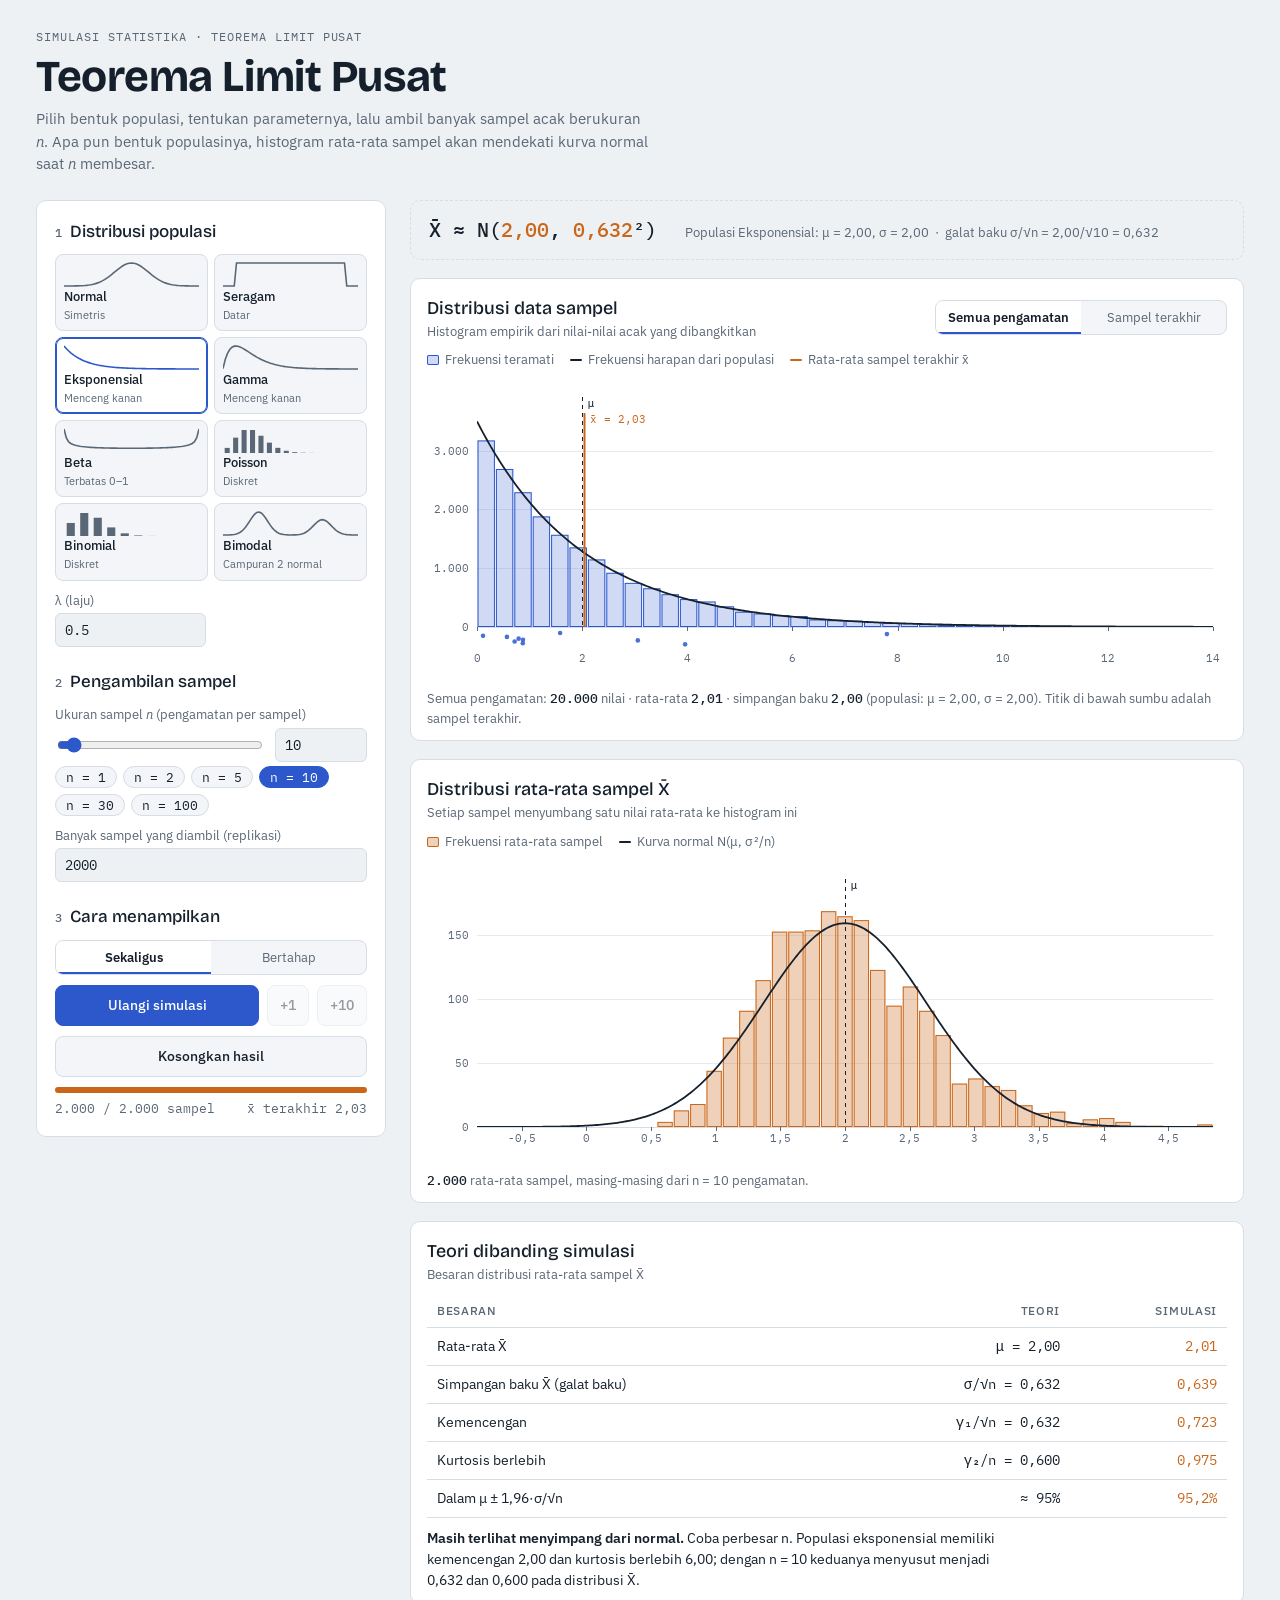
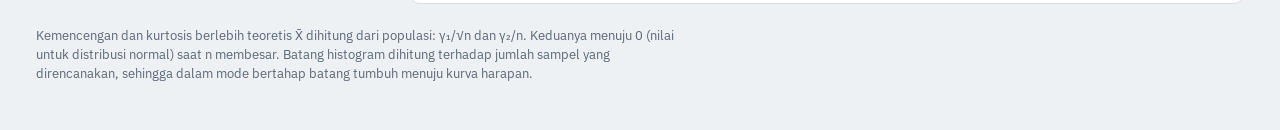
<file: simulasi-teorema-limit-pusat.html>
<!doctype html>
<html lang="id">
<head>
<meta charset="utf-8">
<meta name="viewport" content="width=device-width, initial-scale=1, viewport-fit=cover">
<meta name="description" content="Simulasi interaktif Teorema Limit Pusat: pilih distribusi populasi, parameter, dan ukuran sampel, lalu amati distribusi data dan rata-rata sampel.">
<title>Simulator Teorema Limit Pusat</title>
<link rel="preconnect" href="https://fonts.googleapis.com">
<link rel="preconnect" href="https://fonts.gstatic.com" crossorigin>
<link rel="stylesheet" href="https://fonts.googleapis.com/css2?family=Bricolage+Grotesque:opsz,wght@12..96,500;12..96,700&family=IBM+Plex+Mono:wght@400;500&family=IBM+Plex+Sans:wght@400;500;600&display=swap">
<style>
/* Layout: lab bench — setup column on the left (numbered setup steps), two stacked instrument charts + readout table on the right */
:root{
  --bg:#eef1f4; --surface:#ffffff; --ink:#15202c; --muted:#5a6776; --line:#d6dde5; --grid:#e7ebf0;
  --data:#2c58cc; --data-soft:rgba(44,88,204,.22);
  --mean:#c9661a; --mean-soft:rgba(201,102,26,.30);
  --curve:#15202c; --danger:#b42318; --chip:#f3f5f8;
  --f-display:"Bricolage Grotesque", "Segoe UI", system-ui, sans-serif;
  --f-body:"IBM Plex Sans", "Segoe UI", system-ui, sans-serif;
  --f-mono:"IBM Plex Mono", ui-monospace, "SFMono-Regular", Menlo, monospace;
}
@media (prefers-color-scheme: dark){ :root:not([data-theme="light"]){
  --bg:#0e131a; --surface:#151c25; --ink:#e4e9ef; --muted:#93a0ae; --line:#28323e; --grid:#1d2630;
  --data:#7196ff; --data-soft:rgba(113,150,255,.22);
  --mean:#f19a4c; --mean-soft:rgba(241,154,76,.28);
  --curve:#e4e9ef; --danger:#ff7b6e; --chip:#1b2430; color-scheme:dark } }
:root[data-theme="dark"]{
  --bg:#0e131a; --surface:#151c25; --ink:#e4e9ef; --muted:#93a0ae; --line:#28323e; --grid:#1d2630;
  --data:#7196ff; --data-soft:rgba(113,150,255,.22);
  --mean:#f19a4c; --mean-soft:rgba(241,154,76,.28);
  --curve:#e4e9ef; --danger:#ff7b6e; --chip:#1b2430; color-scheme:dark }

body{background:var(--bg);color:var(--ink);font-family:var(--f-body);font-size:15px;line-height:1.5}
.wrap{max-width:1240px;margin:0 auto;padding-block:28px 48px;
  padding-left:max(16px, env(safe-area-inset-left, 0px));padding-right:max(16px, env(safe-area-inset-right, 0px))}
header{display:grid;gap:8px;margin-bottom:24px}
.eyebrow{font-family:var(--f-mono);font-size:12px;letter-spacing:.08em;text-transform:uppercase;color:var(--muted)}
h1{font-family:var(--f-display);font-weight:700;font-size:clamp(28px,4.2vw,44px);line-height:1.05;margin:0;text-wrap:balance;letter-spacing:-.01em}
.lede{margin:0;max-width:68ch;color:var(--muted)}
.layout{display:grid;grid-template-columns:350px minmax(0,1fr);gap:24px;align-items:start}
@media (max-width:920px){.layout{grid-template-columns:minmax(0,1fr)}}
.panel{background:var(--surface);border:1px solid var(--line);border-radius:10px;padding:18px;display:grid;gap:22px;position:sticky;top:16px}
@media (max-width:920px){.panel{position:static}}
.step{display:grid;gap:10px}
.step h2{margin:0;font-family:var(--f-display);font-weight:500;font-size:17px;display:flex;align-items:baseline;gap:8px}
.step h2 .num{font-family:var(--f-mono);font-size:12px;color:var(--muted)}
.dists{display:grid;grid-template-columns:repeat(2,minmax(0,1fr));gap:6px}
.dist{appearance:none;border:1px solid var(--line);background:var(--chip);color:var(--ink);border-radius:8px;padding:6px 8px 7px;text-align:left;cursor:pointer;display:grid;gap:2px;font:inherit}
.dist canvas{width:100%;height:26px;display:block}
.dist span{font-size:13px;font-weight:500;line-height:1.2}
.dist small{font-size:11px;color:var(--muted)}
.dist[aria-pressed="true"]{border-color:var(--data);box-shadow:inset 0 0 0 1px var(--data);background:var(--surface)}
.dist:focus-visible,.btn:focus-visible,.seg button:focus-visible,.chip:focus-visible,input:focus-visible{outline:2px solid var(--data);outline-offset:2px}
.params{display:grid;grid-template-columns:repeat(2,minmax(0,1fr));gap:10px}
.field{display:grid;gap:4px;min-width:0}
.field label{font-size:12.5px;color:var(--muted)}
input[type=number]{font-family:var(--f-mono);font-size:14px;width:100%;padding:7px 9px;border:1px solid var(--line);border-radius:6px;background:var(--bg);color:var(--ink)}
input[type=range]{width:100%;accent-color:var(--data)}
.err{color:var(--danger);font-size:13px;margin:0}
.chips{display:flex;flex-wrap:wrap;gap:6px}
.chip{appearance:none;border:1px solid var(--line);background:var(--chip);color:var(--ink);border-radius:999px;padding:2px 10px;font-family:var(--f-mono);font-size:12.5px;cursor:pointer}
.chip[aria-pressed="true"]{background:var(--data);border-color:var(--data);color:var(--surface)}
.row{display:flex;gap:10px;align-items:center}
.row > input[type=range]{flex:1}
.row > input[type=number]{width:92px}
.seg{display:inline-grid;grid-auto-flow:column;grid-auto-columns:1fr;border:1px solid var(--line);border-radius:8px;overflow:hidden;background:var(--chip)}
.seg button{appearance:none;border:0;background:transparent;color:var(--muted);font:inherit;font-size:13px;padding:7px 12px;cursor:pointer}
.seg button[aria-pressed="true"]{background:var(--surface);color:var(--ink);font-weight:600;box-shadow:inset 0 -2px 0 var(--data)}
.hint{font-size:12.5px;color:var(--muted);margin:0}
.actions{display:grid;grid-template-columns:1fr auto auto;gap:8px}
.btn{appearance:none;border:1px solid var(--line);background:var(--chip);color:var(--ink);border-radius:8px;padding:9px 12px;font:inherit;font-size:14px;font-weight:500;cursor:pointer;white-space:nowrap}
.btn.primary{background:var(--data);border-color:var(--data);color:var(--surface)}
.btn:disabled{opacity:.45;cursor:not-allowed}
.progress{display:grid;gap:6px}
.bar{height:6px;background:var(--grid);border-radius:3px;overflow:hidden}
.bar i{display:block;height:100%;width:0;background:var(--mean);transition:width .12s linear}
.progress .txt{font-family:var(--f-mono);font-size:12.5px;color:var(--muted);display:flex;justify-content:space-between;gap:8px}

.results{display:grid;gap:18px;min-width:0}
.formula{display:flex;flex-wrap:wrap;gap:10px 28px;align-items:baseline;padding:14px 18px;border:1px dashed var(--line);border-radius:10px}
.formula .big{font-family:var(--f-mono);font-size:clamp(16px,2.2vw,20px);font-weight:500}
.formula .big b{color:var(--mean);font-weight:500}
.formula .sub{font-size:13px;color:var(--muted)}
.card{background:var(--surface);border:1px solid var(--line);border-radius:10px;padding:16px 16px 12px;display:grid;gap:10px;min-width:0}
.card-head{display:flex;flex-wrap:wrap;justify-content:space-between;align-items:center;gap:10px}
.card h3{margin:0;font-family:var(--f-display);font-weight:500;font-size:18px}
.card h3 small{display:block;font-family:var(--f-body);font-size:12.5px;color:var(--muted);font-weight:400}
.legend{display:flex;flex-wrap:wrap;gap:6px 16px;font-size:12.5px;color:var(--muted)}
.legend i{display:inline-block;width:12px;height:10px;border-radius:2px;margin-right:6px;vertical-align:-1px}
.legend i.line{height:2px;vertical-align:3px}
.chart{position:relative;height:300px}
@media (max-width:560px){.chart{height:240px}}
.chart canvas{position:absolute;inset:0;width:100%;height:100%}
.caption{font-size:13px;color:var(--muted);margin:0;font-variant-numeric:tabular-nums}
.caption b{color:var(--ink);font-weight:500;font-family:var(--f-mono);font-size:12.5px}
.tablewrap{overflow-x:auto}
table{border-collapse:collapse;width:100%;font-size:14px;min-width:420px}
th,td{padding:8px 10px;border-bottom:1px solid var(--line);text-align:right}
th:first-child,td:first-child{text-align:left}
thead th{font-size:11.5px;letter-spacing:.06em;text-transform:uppercase;color:var(--muted);font-weight:500}
td.num{font-family:var(--f-mono);font-variant-numeric:tabular-nums}
td.sim{color:var(--mean)}
.verdict{margin:0;font-size:14px;max-width:72ch}
.verdict b{font-weight:600}
footer{margin-top:22px;font-size:12.5px;color:var(--muted);max-width:80ch}
@media (prefers-reduced-motion: reduce){.bar i{transition:none}}

*,*::before,*::after{box-sizing:border-box}
html{-webkit-text-size-adjust:100%}
:root{padding-top:env(safe-area-inset-top,0px);padding-bottom:env(safe-area-inset-bottom,0px)}
body{margin:0}
[hidden]{display:none!important}
</style>
</head>
<body>

<div class="wrap">
  <header>
    <div class="eyebrow">Simulasi statistika · Teorema Limit Pusat</div>
    <h1>Teorema Limit Pusat</h1>
    <p class="lede">Pilih bentuk populasi, tentukan parameternya, lalu ambil banyak sampel acak berukuran <i>n</i>. Apa pun bentuk populasinya, histogram rata-rata sampel akan mendekati kurva normal saat <i>n</i> membesar.</p>
  </header>

  <main class="layout">
    <aside class="panel" aria-label="Pengaturan simulasi">
      <section class="step">
        <h2><span class="num">1</span>Distribusi populasi</h2>
        <div class="dists" id="dists" role="group" aria-label="Pilih distribusi"></div>
        <div class="params" id="params"></div>
        <p class="err" id="err" hidden></p>
      </section>

      <section class="step">
        <h2><span class="num">2</span>Pengambilan sampel</h2>
        <div class="field">
          <label for="nNum">Ukuran sampel <i>n</i> (pengamatan per sampel)</label>
          <div class="row">
            <input type="range" id="nRange" min="1" max="200" step="1" value="10" aria-label="Ukuran sampel n">
            <input type="number" id="nNum" min="1" max="1000" step="1" value="10">
          </div>
          <div class="chips" id="nChips"></div>
        </div>
        <div class="field">
          <label for="mNum">Banyak sampel yang diambil (replikasi)</label>
          <input type="number" id="mNum" min="10" max="10000" step="10" value="2000">
        </div>
      </section>

      <section class="step">
        <h2><span class="num">3</span>Cara menampilkan</h2>
        <div class="seg" role="group" aria-label="Mode tampilan">
          <button type="button" id="modeAll" aria-pressed="true">Sekaligus</button>
          <button type="button" id="modeStep" aria-pressed="false">Bertahap</button>
        </div>
        <div class="field" id="speedWrap" hidden>
          <label for="speed">Kecepatan: <span id="speedTxt"></span></label>
          <input type="range" id="speed" min="0" max="100" value="38">
        </div>
        <div class="actions">
          <button type="button" class="btn primary" id="run">Bangkitkan semua</button>
          <button type="button" class="btn" id="step1" title="Ambil 1 sampel">+1</button>
          <button type="button" class="btn" id="step10" title="Ambil 10 sampel">+10</button>
        </div>
        <button type="button" class="btn" id="reset">Kosongkan hasil</button>
        <div class="progress">
          <div class="bar"><i id="prog"></i></div>
          <div class="txt"><span id="progTxt">0 / 0 sampel</span><span id="lastTxt"></span></div>
        </div>
      </section>
    </aside>

    <section class="results">
      <div class="formula">
        <div class="big" id="formula">X̄ ≈ N(μ, σ²/n)</div>
        <div class="sub" id="formulaSub"></div>
      </div>

      <article class="card">
        <div class="card-head">
          <h3>Distribusi data sampel<small>Histogram empirik dari nilai-nilai acak yang dibangkitkan</small></h3>
          <div class="seg" role="group" aria-label="Data yang ditampilkan">
            <button type="button" id="viewAll" aria-pressed="true">Semua pengamatan</button>
            <button type="button" id="viewLast" aria-pressed="false">Sampel terakhir</button>
          </div>
        </div>
        <div class="legend">
          <span><i style="background:var(--data-soft);box-shadow:inset 0 0 0 1px var(--data)"></i>Frekuensi teramati</span>
          <span><i class="line" style="background:var(--curve)"></i>Frekuensi harapan dari populasi</span>
          <span><i class="line" style="background:var(--mean)"></i>Rata-rata sampel terakhir x̄</span>
        </div>
        <div class="chart"><canvas id="cData" aria-label="Histogram data sampel" role="img"></canvas></div>
        <p class="caption" id="capData"></p>
      </article>

      <article class="card">
        <div class="card-head">
          <h3>Distribusi rata-rata sampel X̄<small>Setiap sampel menyumbang satu nilai rata-rata ke histogram ini</small></h3>
        </div>
        <div class="legend">
          <span><i style="background:var(--mean-soft);box-shadow:inset 0 0 0 1px var(--mean)"></i>Frekuensi rata-rata sampel</span>
          <span><i class="line" style="background:var(--curve)"></i>Kurva normal N(μ, σ²/n)</span>
        </div>
        <div class="chart"><canvas id="cMean" aria-label="Histogram rata-rata sampel" role="img"></canvas></div>
        <p class="caption" id="capMean"></p>
      </article>

      <article class="card">
        <div class="card-head"><h3>Teori dibanding simulasi<small>Besaran distribusi rata-rata sampel X̄</small></h3></div>
        <div class="tablewrap">
          <table>
            <thead><tr><th>Besaran</th><th>Teori</th><th>Simulasi</th></tr></thead>
            <tbody id="tbl"></tbody>
          </table>
        </div>
        <p class="verdict" id="verdict"></p>
      </article>
    </section>
  </main>
  <footer>Kemencengan dan kurtosis berlebih teoretis X̄ dihitung dari populasi: γ₁/√n dan γ₂/n. Keduanya menuju 0 (nilai untuk distribusi normal) saat n membesar. Batang histogram dihitung terhadap jumlah sampel yang direncanakan, sehingga dalam mode bertahap batang tumbuh menuju kurva harapan.</footer>
</div>

<script>
(function(){
"use strict";
const $=id=>document.getElementById(id);

/* ---------- math helpers ---------- */
let spare=null;
function rnorm(){ if(spare!==null){const s=spare;spare=null;return s;}
  let u,v,s; do{u=Math.random()*2-1;v=Math.random()*2-1;s=u*u+v*v;}while(s>=1||s===0);
  const f=Math.sqrt(-2*Math.log(s)/s); spare=v*f; return u*f; }
function rgamma(k){ if(k<1) return rgamma(k+1)*Math.pow(Math.random(),1/k);
  const d=k-1/3,c=1/Math.sqrt(9*d);
  for(;;){ let x,v; do{x=rnorm();v=1+c*x;}while(v<=0); v=v*v*v; const u=Math.random();
    if(u<1-0.0331*x*x*x*x) return d*v; if(Math.log(u)<0.5*x*x+d*(1-v+Math.log(v))) return d*v; } }
const LC=[0.99999999999980993,676.5203681218851,-1259.1392167224028,771.32342877765313,-176.61502916214059,12.507343278686905,-0.13857109526572012,9.9843695780195716e-6,1.5056327351493116e-7];
function lgamma(x){ if(x<0.5) return Math.log(Math.PI/Math.abs(Math.sin(Math.PI*x)))-lgamma(1-x);
  x-=1; let a=LC[0]; const t=x+7.5; for(let i=1;i<9;i++) a+=LC[i]/(x+i);
  return 0.5*Math.log(2*Math.PI)+(x+0.5)*Math.log(t)-t+Math.log(a); }
function rpois(l){ if(l<10){ const L=Math.exp(-l); let k=0,p=1; do{k++;p*=Math.random();}while(p>L); return k-1; }
  const sl=Math.sqrt(l),ll=Math.log(l),b=0.931+2.53*sl,a=-0.059+0.02483*b,ia=1.1239+1.1328/(b-3.4),vr=0.9277-3.6224/(b-2);
  for(;;){ const U=Math.random()-0.5,V=Math.random(),us=0.5-Math.abs(U),k=Math.floor((2*a/us+b)*U+l+0.43);
    if(us>=0.07&&V<=vr) return k; if(k<0||(us<0.013&&V>us)) continue;
    if(Math.log(V)+Math.log(ia)-Math.log(a/(us*us)+b)<=-l+k*ll-lgamma(k+1)) return k; } }
function rbinom(N,p){ const flip=p>0.5; const pp=flip?1-p:p; const q=1-pp,s=pp/q,a=(N+1)*s;
  let r=Math.pow(q,N),u=Math.random(),x=0;
  while(u>r){ u-=r; x++; if(x>N){x=N;break;} r*=(a/x-s); }
  return flip?N-x:x; }
function erf(x){ const s=x<0?-1:1; x=Math.abs(x); const t=1/(1+0.3275911*x);
  const y=1-(((((1.061405429*t-1.453152027)*t)+1.421413741)*t-0.284496736)*t+0.254829592)*t*Math.exp(-x*x); return s*y; }
const Phi=z=>0.5*(1+erf(z/Math.SQRT2));
const phi=z=>Math.exp(-0.5*z*z)/Math.sqrt(2*Math.PI);

/* ---------- distributions ---------- */
const DISTS={
  normal:{name:"Normal",note:"Simetris",params:[{k:"mu",l:"μ (rata-rata)",d:50},{k:"s",l:"σ (simpangan baku)",d:10}],
    check:p=>p.s>0?null:"σ harus lebih besar dari 0.",
    mean:p=>p.mu,sd:p=>p.s,skew:()=>0,kurt:()=>0,
    r:p=>p.mu+p.s*rnorm(),pdf:(x,p)=>phi((x-p.mu)/p.s)/p.s,range:p=>[p.mu-4*p.s,p.mu+4*p.s]},
  uniform:{name:"Seragam",note:"Datar",params:[{k:"a",l:"a (batas bawah)",d:0},{k:"b",l:"b (batas atas)",d:10}],
    check:p=>p.b>p.a?null:"b harus lebih besar dari a.",
    mean:p=>(p.a+p.b)/2,sd:p=>(p.b-p.a)/Math.sqrt(12),skew:()=>0,kurt:()=>-1.2,
    r:p=>p.a+(p.b-p.a)*Math.random(),pdf:(x,p)=>(x>=p.a&&x<=p.b)?1/(p.b-p.a):0,
    range:p=>{const w=p.b-p.a;return [p.a-0.12*w,p.b+0.12*w];}},
  exponential:{name:"Eksponensial",note:"Menceng kanan",params:[{k:"lam",l:"λ (laju)",d:0.5}],
    check:p=>p.lam>0?null:"λ harus lebih besar dari 0.",
    mean:p=>1/p.lam,sd:p=>1/p.lam,skew:()=>2,kurt:()=>6,
    r:p=>-Math.log(1-Math.random())/p.lam,pdf:(x,p)=>x<0?0:p.lam*Math.exp(-p.lam*x),range:p=>[0,7/p.lam]},
  gamma:{name:"Gamma",note:"Menceng kanan",params:[{k:"k",l:"k (bentuk)",d:2},{k:"th",l:"θ (skala)",d:2}],
    check:p=>(p.k>0&&p.th>0)?null:"k dan θ harus lebih besar dari 0.",
    mean:p=>p.k*p.th,sd:p=>Math.sqrt(p.k)*p.th,skew:p=>2/Math.sqrt(p.k),kurt:p=>6/p.k,
    r:p=>rgamma(p.k)*p.th,
    pdf:(x,p)=>x<=0?0:Math.exp((p.k-1)*Math.log(x)-x/p.th-lgamma(p.k)-p.k*Math.log(p.th)),
    range:p=>[0,p.k*p.th+6*Math.sqrt(p.k)*p.th]},
  beta:{name:"Beta",note:"Terbatas 0–1",params:[{k:"a",l:"α",d:0.5},{k:"b",l:"β",d:0.5}],
    check:p=>(p.a>0&&p.b>0)?null:"α dan β harus lebih besar dari 0.",
    mean:p=>p.a/(p.a+p.b),sd:p=>Math.sqrt(p.a*p.b/((p.a+p.b)**2*(p.a+p.b+1))),
    skew:p=>2*(p.b-p.a)*Math.sqrt(p.a+p.b+1)/((p.a+p.b+2)*Math.sqrt(p.a*p.b)),
    kurt:p=>{const a=p.a,b=p.b;return 6*((a-b)**2*(a+b+1)-a*b*(a+b+2))/(a*b*(a+b+2)*(a+b+3));},
    r:p=>{const x=rgamma(p.a),y=rgamma(p.b);return x/(x+y);},
    pdf:(x,p)=>(x<=0||x>=1)?0:Math.exp((p.a-1)*Math.log(x)+(p.b-1)*Math.log(1-x)+lgamma(p.a+p.b)-lgamma(p.a)-lgamma(p.b)),
    range:()=>[0,1]},
  poisson:{name:"Poisson",note:"Diskret",discrete:true,params:[{k:"lam",l:"λ (rata-rata)",d:3}],
    check:p=>(p.lam>0&&p.lam<=200)?null:"λ harus di antara 0 dan 200.",
    mean:p=>p.lam,sd:p=>Math.sqrt(p.lam),skew:p=>1/Math.sqrt(p.lam),kurt:p=>1/p.lam,
    r:p=>rpois(p.lam),pmf:(k,p)=>k<0?0:Math.exp(k*Math.log(p.lam)-p.lam-lgamma(k+1)),
    range:p=>{const s=Math.sqrt(p.lam);return [Math.max(0,Math.floor(p.lam-5*s-1)),Math.ceil(p.lam+5*s+3)];}},
  binomial:{name:"Binomial",note:"Diskret",discrete:true,params:[{k:"N",l:"N (banyak percobaan)",d:10,int:true},{k:"p",l:"p (peluang sukses)",d:0.15}],
    check:p=>(!Number.isInteger(p.N)||p.N<1||p.N>500)?"N harus bilangan bulat 1 sampai 500.":(p.p>0&&p.p<1)?null:"p harus di antara 0 dan 1.",
    mean:p=>p.N*p.p,sd:p=>Math.sqrt(p.N*p.p*(1-p.p)),
    skew:p=>(1-2*p.p)/Math.sqrt(p.N*p.p*(1-p.p)),kurt:p=>(1-6*p.p*(1-p.p))/(p.N*p.p*(1-p.p)),
    r:p=>rbinom(p.N,p.p),
    pmf:(k,p)=>(k<0||k>p.N)?0:Math.exp(lgamma(p.N+1)-lgamma(k+1)-lgamma(p.N-k+1)+k*Math.log(p.p)+(p.N-k)*Math.log(1-p.p)),
    range:p=>{const m=p.N*p.p,s=Math.sqrt(m*(1-p.p));return [Math.max(0,Math.floor(m-5*s-1)),Math.min(p.N,Math.ceil(m+5*s+1))];}},
  bimodal:{name:"Bimodal",note:"Campuran 2 normal",params:[{k:"m1",l:"μ₁",d:20},{k:"m2",l:"μ₂",d:70},{k:"s",l:"σ (tiap puncak)",d:7},{k:"w",l:"w (bobot puncak 1)",d:0.6}],
    check:p=>!(p.s>0)?"σ harus lebih besar dari 0.":(p.w>0&&p.w<1)?null:"w harus di antara 0 dan 1.",
    mean:p=>p.w*p.m1+(1-p.w)*p.m2,
    sd:p=>Math.sqrt(mixM(p,2)),skew:p=>mixM(p,3)/Math.pow(mixM(p,2),1.5),kurt:p=>mixM(p,4)/mixM(p,2)**2-3,
    r:p=>(Math.random()<p.w?p.m1:p.m2)+p.s*rnorm(),
    pdf:(x,p)=>p.w*phi((x-p.m1)/p.s)/p.s+(1-p.w)*phi((x-p.m2)/p.s)/p.s,
    range:p=>[Math.min(p.m1,p.m2)-4*p.s,Math.max(p.m1,p.m2)+4*p.s]}
};
function mixM(p,k){ const mu=p.w*p.m1+(1-p.w)*p.m2,s2=p.s*p.s;
  const f=d=>k===2?d*d+s2:k===3?d*d*d+3*d*s2:d**4+6*d*d*s2+3*s2*s2;
  return p.w*f(p.m1-mu)+(1-p.w)*f(p.m2-mu); }

/* ---------- formatting ---------- */
const fmt=(x,d=2)=>Number.isFinite(x)?x.toLocaleString("id-ID",{minimumFractionDigits:d,maximumFractionDigits:d}):"–";
const fmtInt=x=>Math.round(x).toLocaleString("id-ID");
function smart(x){ if(!Number.isFinite(x)) return "–"; const a=Math.abs(x);
  return fmt(x, a>=1000?0:a>=100?1:a>=1?2:a>=0.01?3:4); }

/* ---------- state ---------- */
const S={dist:"exponential",vals:{},n:10,m:2000,mode:"all",view:"all",running:false,taken:0,valid:true};
for(const k in DISTS){ S.vals[k]={}; DISTS[k].params.forEach(p=>S.vals[k][p.k]=p.d); }
let G={}; // derived layout + counts

function setup(){
  const D=DISTS[S.dist],p=S.vals[S.dist];
  const msg=D.check(p);
  S.valid=!msg; $("err").hidden=!msg; $("err").textContent=msg||"";
  stop(); S.taken=0;
  if(!S.valid){ G=null; renderAll(); return; }
  const mu=D.mean(p),sd=D.sd(p),se=sd/Math.sqrt(S.n);
  G={D,p,mu,sd,se,skew:D.skew(p),kurt:D.kurt(p),last:[],lastMean:NaN,lastMeanBin:-1,
     obsN:0,obsS:0,obsS2:0,s1:0,s2:0,s3:0,s4:0,within:0};
  // data bins
  const [lo,hi]=D.range(p);
  if(D.discrete){ G.dLo=lo-0.5; G.dW=1; G.dNb=hi-lo+1; }
  else { G.dLo=lo; G.dNb=40; G.dW=(hi-lo)/G.dNb; }
  G.dHi=G.dLo+G.dNb*G.dW; G.dCnt=new Float64Array(G.dNb);
  G.dProb=new Float64Array(G.dNb);
  for(let i=0;i<G.dNb;i++){
    if(D.discrete) G.dProb[i]=D.pmf(lo+i,p);
    else{ let s=0; const x0=G.dLo+i*G.dW; for(let j=0;j<12;j++) s+=D.pdf(x0+(j+0.5)/12*G.dW,p); G.dProb[i]=s/12*G.dW; }
  }
  // mean bins
  let mlo=mu-4.5*se,mhi=mu+4.5*se,raw=(mhi-mlo)/45,w;
  if(D.discrete){ w=Math.max(1,Math.ceil(raw*S.n))/S.n; mlo=(Math.floor(mlo*S.n)-0.5)/S.n; }
  else w=raw;
  G.mLo=mlo; G.mW=w; G.mNb=Math.ceil((mhi-mlo)/w); G.mHi=mlo+G.mNb*w; G.mCnt=new Float64Array(G.mNb);
  G.mProb=new Float64Array(G.mNb);
  for(let i=0;i<G.mNb;i++){ const a=mlo+i*w; G.mProb[i]=Phi((a+w-mu)/se)-Phi((a-mu)/se); }
  renderAll();
}

function takeSample(){
  const {D,p}=G,n=S.n,arr=new Array(n); let s=0;
  for(let i=0;i<n;i++){ const x=D.r(p); arr[i]=x; s+=x;
    G.obsS+=x; G.obsS2+=x*x;
    const b=Math.floor((x-G.dLo)/G.dW); if(b>=0&&b<G.dNb) G.dCnt[b]++; }
  G.obsN+=n;
  const xb=s/n; G.last=arr; G.lastMean=xb;
  const b=Math.floor((xb-G.mLo)/G.mW); G.lastMeanBin=(b>=0&&b<G.mNb)?b:-1; if(G.lastMeanBin>=0) G.mCnt[b]++;
  const z=(xb-G.mu)/G.se; G.s1+=z; G.s2+=z*z; G.s3+=z*z*z; G.s4+=z*z*z*z;
  if(Math.abs(z)<=1.96) G.within++;
  S.taken++;
}

/* ---------- running ---------- */
let raf=0,lastT=0,acc=0;
const sps=()=>Math.max(1,Math.round(Math.pow(500,+$("speed").value/100)));
function start(){ if(!G||S.taken>=S.m) return; S.running=true; takeSample(); renderAll(); lastT=performance.now(); acc=0; raf=requestAnimationFrame(tick); updateButtons(); }
function stop(){ S.running=false; cancelAnimationFrame(raf); updateButtons(); }
function tick(t){ if(!S.running) return;
  const dt=Math.min(0.1,(t-lastT)/1000); lastT=t; acc+=dt*sps();
  let k=Math.min(Math.floor(acc),S.m-S.taken); acc-=Math.floor(acc);
  for(let i=0;i<k;i++) takeSample();
  if(k>0) renderAll();
  if(S.taken>=S.m){ stop(); return; }
  raf=requestAnimationFrame(tick); }
function runAll(){ if(!G) return; while(S.taken<S.m) takeSample(); renderAll(); }
function add(k){ if(!G) return; stop(); k=Math.min(k,S.m-S.taken); for(let i=0;i<k;i++) takeSample(); renderAll(); }

/* ---------- chart drawing ---------- */
function css(v){ return getComputedStyle(document.documentElement).getPropertyValue(v).trim(); }
function niceStep(span,count){ const s0=span/count,mag=Math.pow(10,Math.floor(Math.log10(s0))),r=s0/mag;
  return (r<1.5?1:r<3?2:r<7?5:10)*mag; }
function ticks(a,b,count){ const st=niceStep(b-a,count),out=[]; for(let v=Math.ceil(a/st-1e-9)*st;v<=b+1e-9*st;v+=st) out.push(Math.abs(v)<st*1e-9?0:v); return {out,st}; }
function decs(st){ return Math.max(0,-Math.floor(Math.log10(st)+1e-9)); }

function drawHist(cv,o){
  const dpr=window.devicePixelRatio||1,W=cv.clientWidth,H=cv.clientHeight; if(!W||!H) return;
  cv.width=Math.round(W*dpr); cv.height=Math.round(H*dpr);
  const c=cv.getContext("2d"); c.setTransform(dpr,0,0,dpr,0,0); c.clearRect(0,0,W,H);
  const col={ink:css("--ink"),muted:css("--muted"),grid:css("--grid"),line:css("--line"),curve:css("--curve")};
  const mono='11px "IBM Plex Mono", ui-monospace, monospace';
  const pad={l:50,r:14,t:18,b:o.dots?52:34};
  const pw=W-pad.l-pad.r,ph=H-pad.t-pad.b;
  if(!o.bins){ c.fillStyle=col.muted; c.font='13px "IBM Plex Sans", sans-serif'; c.textAlign="center";
    c.fillText(o.empty||"Parameter belum valid",W/2,H/2); return; }
  const sx=x=>pad.l+(x-o.xMin)/(o.xMax-o.xMin)*pw;
  let ymax=0; o.bins.forEach(b=>{ymax=Math.max(ymax,b.count,b.exp*1.15);}); ymax=Math.max(ymax*1.06,1);
  const sy=y=>pad.t+ph-(y/ymax)*ph;
  // grid + y ticks
  c.font=mono; c.textAlign="right"; c.textBaseline="middle";
  const yt=ticks(0,ymax,4); const yd=decs(yt.st);
  yt.out.forEach(v=>{ const y=Math.round(sy(v))+0.5; c.strokeStyle=col.grid; c.lineWidth=1; c.beginPath(); c.moveTo(pad.l,y); c.lineTo(pad.l+pw,y); c.stroke();
    c.fillStyle=col.muted; c.fillText(v.toLocaleString("id-ID",{maximumFractionDigits:yd}),pad.l-8,y); });
  // bars
  c.save(); c.beginPath(); c.rect(pad.l,pad.t,pw,ph); c.clip();
  o.bins.forEach((b,i)=>{ if(b.count<=0) return;
    let x0=sx(b.x0),x1=sx(b.x1); const bw=x1-x0;
    if(o.discrete){ const g=bw*0.18; x0+=g; x1-=g; } else if(bw>3){ x0+=0.5; x1-=0.5; }
    const y=sy(b.count),hl=i===o.hl;
    c.fillStyle=hl?o.color:o.soft; c.fillRect(x0,y,Math.max(1,x1-x0),pad.t+ph-y);
    c.strokeStyle=o.color; c.lineWidth=1; c.strokeRect(x0+0.5,y+0.5,Math.max(0,x1-x0-1),pad.t+ph-y-1); });
  // expected
  c.strokeStyle=col.curve; c.fillStyle=col.curve; c.lineWidth=1.8;
  if(o.curve){ c.beginPath(); let first=true;
    for(let i=0;i<=320;i++){ const x=o.xMin+(o.xMax-o.xMin)*i/320,y=o.curve(x); if(!Number.isFinite(y)) continue;
      const py=Math.max(pad.t-4,sy(y)); if(first){c.moveTo(sx(x),py);first=false;} else c.lineTo(sx(x),py); }
    c.stroke(); }
  else { c.beginPath(); o.bins.forEach((b,i)=>{ const x=sx((b.x0+b.x1)/2),y=sy(b.exp); i?c.lineTo(x,y):c.moveTo(x,y); });
    c.globalAlpha=.45; c.lineWidth=1; c.stroke(); c.globalAlpha=1;
    o.bins.forEach(b=>{ if(b.exp<ymax*0.002) return; c.beginPath(); c.arc(sx((b.x0+b.x1)/2),sy(b.exp),2.6,0,7); c.fill(); }); }
  c.restore();
  // markers
  c.textBaseline="alphabetic"; c.font=mono;
  (o.markers||[]).forEach(m=>{ if(!(m.x>=o.xMin&&m.x<=o.xMax)) return; const x=Math.round(sx(m.x))+0.5;
    c.strokeStyle=m.color; c.lineWidth=m.w||1.5; c.setLineDash(m.dash||[]); c.beginPath(); c.moveTo(x,pad.t+(m.top||0)); c.lineTo(x,pad.t+ph); c.stroke(); c.setLineDash([]);
    c.fillStyle=m.color; const tw=c.measureText(m.label).width; let tx=x+5; if(tx+tw>pad.l+pw) tx=x-5-tw;
    c.textAlign="left"; c.fillText(m.label,tx,pad.t+(m.top||0)+10); });
  // axis
  c.strokeStyle=col.line; c.lineWidth=1; c.beginPath(); c.moveTo(pad.l,pad.t+ph+0.5); c.lineTo(pad.l+pw,pad.t+ph+0.5); c.stroke();
  // dots strip
  let axisY=pad.t+ph;
  if(o.dots){ const top=pad.t+ph+5,h=12;
    c.fillStyle=o.color; c.globalAlpha=o.dots.length>80?0.45:0.85;
    o.dots.forEach((x,i)=>{ if(x<o.xMin||x>o.xMax) return; const jy=top+((i*0.618034)%1)*h; c.beginPath(); c.arc(sx(x),jy+1,2.3,0,7); c.fill(); });
    c.globalAlpha=1; axisY=top+h+3; }
  const xt=ticks(o.xMin,o.xMax,Math.max(3,Math.floor(pw/80))); const xd=o.intTicks?0:decs(xt.st);
  c.fillStyle=col.muted; c.textAlign="center"; c.textBaseline="top";
  xt.out.forEach(v=>{ if(o.intTicks&&!Number.isInteger(Math.round(v*1e6)/1e6)) return; const x=sx(v);
    c.fillRect(Math.round(x),pad.t+ph,1,4); c.fillText(v.toLocaleString("id-ID",{maximumFractionDigits:xd}),x,axisY+6); });
}

/* ---------- render ---------- */
function renderAll(){ renderData(); renderMean(); renderText(); updateButtons(); }
function renderData(){
  const cv=$("cData");
  if(!G){ drawHist(cv,{bins:null}); return; }
  const lastView=S.view==="last", target=lastView?S.n:S.m*S.n;
  let cnt=G.dCnt;
  if(lastView){ cnt=new Float64Array(G.dNb); G.last.forEach(x=>{const b=Math.floor((x-G.dLo)/G.dW); if(b>=0&&b<G.dNb) cnt[b]++;}); }
  const bins=[]; for(let i=0;i<G.dNb;i++) bins.push({x0:G.dLo+i*G.dW,x1:G.dLo+(i+1)*G.dW,count:cnt[i],exp:target*G.dProb[i]});
  const D=G.D,p=G.p,markers=[{x:G.mu,label:"μ",color:css("--curve"),dash:[4,4],w:1}];
  if(S.taken>0) markers.push({x:G.lastMean,label:"x̄ = "+smart(G.lastMean),color:css("--mean"),w:2,top:16});
  drawHist(cv,{bins,discrete:D.discrete,intTicks:D.discrete,xMin:G.dLo,xMax:G.dHi,color:css("--data"),soft:css("--data-soft"),
    curve:D.discrete?null:(x=>target*G.dW*D.pdf(x,p)),markers,dots:S.taken>0?G.last.slice(0,400):[]});
}
function renderMean(){
  const cv=$("cMean");
  if(!G){ drawHist(cv,{bins:null}); return; }
  const bins=[]; for(let i=0;i<G.mNb;i++) bins.push({x0:G.mLo+i*G.mW,x1:G.mLo+(i+1)*G.mW,count:G.mCnt[i],exp:S.m*G.mProb[i]});
  const markers=[{x:G.mu,label:"μ",color:css("--curve"),dash:[4,4],w:1}];
  if(S.taken>0&&S.taken<S.m) markers.push({x:G.lastMean,label:"x̄ terbaru",color:css("--mean"),w:2,top:16});
  drawHist(cv,{bins,discrete:false,xMin:G.mLo,xMax:G.mHi,color:css("--mean"),soft:css("--mean-soft"),
    curve:x=>S.m*G.mW*phi((x-G.mu)/G.se)/G.se,markers,hl:(S.taken<S.m&&S.taken>0)?G.lastMeanBin:-1});
}
function renderText(){
  const t=S.taken,m=S.m;
  $("prog").style.width=(G?100*t/m:0)+"%";
  $("progTxt").textContent=fmtInt(t)+" / "+fmtInt(m)+" sampel";
  $("lastTxt").textContent=t>0&&G?"x̄ terakhir "+smart(G.lastMean):"";
  if(!G){ $("formula").innerHTML="X̄ ≈ N(μ, σ²/n)"; $("formulaSub").textContent="Perbaiki parameter populasi untuk melanjutkan.";
    $("tbl").innerHTML=""; $("verdict").textContent=""; $("capData").textContent=""; $("capMean").textContent=""; return; }
  $("formula").innerHTML="X̄ ≈ N(<b>"+smart(G.mu)+"</b>, <b>"+smart(G.se)+"</b>²)";
  $("formulaSub").innerHTML="Populasi "+G.D.name+": μ = "+smart(G.mu)+", σ = "+smart(G.sd)+" &nbsp;·&nbsp; galat baku σ/√n = "+smart(G.sd)+"/√"+S.n+" = "+smart(G.se);
  if(S.view==="last"){
    if(t>0){ const a=G.last,mn=G.lastMean; let v=0; a.forEach(x=>v+=(x-mn)**2);
      $("capData").innerHTML="Sampel ke-"+fmtInt(t)+": <b>n = "+S.n+"</b> · rata-rata <b>"+smart(mn)+"</b>"+(S.n>1?" · simpangan baku <b>"+smart(Math.sqrt(v/(S.n-1)))+"</b>":"");
    } else $("capData").textContent="Belum ada sampel. Tekan tombol jalankan atau +1.";
  } else {
    if(G.obsN>0){ const mn=G.obsS/G.obsN,sd=Math.sqrt(Math.max(0,(G.obsS2-G.obsN*mn*mn)/Math.max(1,G.obsN-1)));
      $("capData").innerHTML="Semua pengamatan: <b>"+fmtInt(G.obsN)+"</b> nilai · rata-rata <b>"+smart(mn)+"</b> · simpangan baku <b>"+smart(sd)+"</b> (populasi: μ = "+smart(G.mu)+", σ = "+smart(G.sd)+"). Titik di bawah sumbu adalah sampel terakhir.";
    } else $("capData").textContent="Belum ada pengamatan. Kurva menunjukkan frekuensi yang diharapkan dari populasi.";
  }
  const c=t; let mean=NaN,sd=NaN,sk=NaN,ku=NaN,pct=NaN;
  if(c>0){ const mz=G.s1/c,e2=G.s2/c,e3=G.s3/c,e4=G.s4/c;
    const m2=e2-mz*mz,m3=e3-3*mz*e2+2*mz**3,m4=e4-4*mz*e3+6*mz*mz*e2-3*mz**4;
    mean=G.mu+G.se*mz; if(c>1) sd=G.se*Math.sqrt(Math.max(0,m2)*c/(c-1));
    if(c>3&&m2>0){ sk=m3/Math.pow(m2,1.5); ku=m4/(m2*m2)-3; } pct=100*G.within/c; }
  $("capMean").innerHTML=c>0?"<b>"+fmtInt(c)+"</b> rata-rata sampel, masing-masing dari n = "+S.n+" pengamatan.":"Belum ada rata-rata sampel. Kurva adalah N(μ, σ²/n) untuk "+fmtInt(S.m)+" sampel.";
  const thS=G.skew/Math.sqrt(S.n),thK=G.kurt/S.n;
  const rows=[["Rata-rata X̄","μ = "+smart(G.mu),smart(mean)],
    ["Simpangan baku X̄ (galat baku)","σ/√n = "+smart(G.se),smart(sd)],
    ["Kemencengan","γ₁/√n = "+fmt(thS,3),fmt(sk,3)],
    ["Kurtosis berlebih","γ₂/n = "+fmt(thK,3),fmt(ku,3)],
    ["Dalam μ ± 1,96·σ/√n","≈ 95%",Number.isFinite(pct)?fmt(pct,1)+"%":"–"]];
  $("tbl").innerHTML=rows.map(r=>"<tr><td>"+r[0]+"</td><td class=\"num\">"+r[1]+"</td><td class=\"num sim\">"+r[2]+"</td></tr>").join("");
  const a=Math.abs(thS),k=Math.abs(thK);
  let v;
  if(a<0.05&&k<0.1) v="<b>Sudah sangat dekat ke normal.</b> ";
  else if(a<0.3&&k<0.5) v="<b>Cukup dekat ke normal.</b> ";
  else v="<b>Masih terlihat menyimpang dari normal.</b> Coba perbesar n. ";
  v+="Populasi "+G.D.name.toLowerCase()+" memiliki kemencengan "+fmt(G.skew,2)+" dan kurtosis berlebih "+fmt(G.kurt,2)+"; dengan n = "+S.n+" keduanya menyusut menjadi "+fmt(thS,3)+" dan "+fmt(thK,3)+" pada distribusi X̄.";
  if(G.D.discrete&&S.n<10) v+=" Karena populasinya diskret, nilai X̄ hanya bisa berupa kelipatan 1/"+S.n+", sehingga histogramnya masih bergerigi.";
  $("verdict").innerHTML=v;
}
function updateButtons(){
  const run=$("run"),done=S.taken>=S.m;
  run.disabled=!G; $("step1").disabled=$("step10").disabled=!G||done; $("reset").disabled=!G||S.taken===0;
  if(S.mode==="all") run.textContent=done&&S.taken>0?"Ulangi simulasi":"Bangkitkan semua";
  else run.textContent=S.running?"Jeda":done&&S.taken>0?"Ulangi dari awal":S.taken>0?"Lanjutkan":"Mulai bertahap";
}

/* ---------- UI build ---------- */
function drawIcon(cv,key){
  const D=DISTS[key],p=S.vals[key],dpr=window.devicePixelRatio||1,W=cv.clientWidth||120,H=cv.clientHeight||26;
  cv.width=W*dpr; cv.height=H*dpr; const c=cv.getContext("2d"); c.setTransform(dpr,0,0,dpr,0,0); c.clearRect(0,0,W,H);
  if(D.check(p)) return;
  const col=css(key===S.dist?"--data":"--muted"); c.fillStyle=col; c.strokeStyle=col; c.lineWidth=1.6;
  const [lo,hi]=D.range(p);
  if(D.discrete){ const ks=[]; for(let k=lo;k<=hi;k++) ks.push(D.pmf(k,p)); const mx=Math.max(...ks),bw=W/ks.length;
    ks.forEach((v,i)=>{ const h=v/mx*(H-3); c.fillRect(i*bw+bw*0.2,H-h,Math.max(1,bw*0.6),h); }); }
  else { const ys=[]; for(let i=0;i<=60;i++){ const x=lo+(hi-lo)*(i/60)*0.999+(hi-lo)*0.0005; ys.push(D.pdf(x,p)); }
    const sorted=[...ys].sort((a,b)=>a-b),mx=Math.min(sorted[60],sorted[57]*1.6)||1;
    c.beginPath(); ys.forEach((y,i)=>{ const px=i/60*W,py=H-Math.min(1,y/mx)*(H-3)-1; i?c.lineTo(px,py):c.moveTo(px,py); }); c.stroke(); }
}
function buildDists(){
  const box=$("dists"); box.innerHTML="";
  Object.keys(DISTS).forEach(k=>{ const D=DISTS[k],b=document.createElement("button");
    b.type="button"; b.className="dist"; b.id="d_"+k; b.setAttribute("aria-pressed",k===S.dist);
    b.innerHTML='<canvas aria-hidden="true"></canvas><span>'+D.name+'</span><small>'+D.note+'</small>';
    b.addEventListener("click",()=>{ S.dist=k; document.querySelectorAll(".dist").forEach(x=>x.setAttribute("aria-pressed",x.id==="d_"+k)); buildParams(); drawIcons(); changed(true); });
    box.appendChild(b); });
}
function drawIcons(){ Object.keys(DISTS).forEach(k=>drawIcon($("d_"+k).querySelector("canvas"),k)); }
function buildParams(){
  const box=$("params"),D=DISTS[S.dist]; box.innerHTML="";
  D.params.forEach(pr=>{ const f=document.createElement("div"); f.className="field";
    const id="p_"+S.dist+"_"+pr.k;
    f.innerHTML='<label for="'+id+'">'+pr.l+'</label><input type="number" id="'+id+'" step="'+(pr.int?1:"any")+'" value="'+S.vals[S.dist][pr.k]+'">';
    f.querySelector("input").addEventListener("input",e=>{ const v=parseFloat(e.target.value); S.vals[S.dist][pr.k]=Number.isFinite(v)?v:NaN; drawIcon($("d_"+S.dist).querySelector("canvas"),S.dist); changed(); });
    box.appendChild(f); });
}
const N_CHIPS=[1,2,5,10,30,100];
function buildChips(){ $("nChips").innerHTML=N_CHIPS.map(v=>'<button type="button" class="chip" data-n="'+v+'" aria-pressed="'+(v===S.n)+'">n = '+v+'</button>').join("");
  $("nChips").querySelectorAll(".chip").forEach(b=>b.addEventListener("click",()=>setN(+b.dataset.n))); }
function setN(v,from){ v=Math.round(v); if(!(v>=1)) return; v=Math.min(1000,v); S.n=v;
  if(from!=="num") $("nNum").value=v; if(from!=="range") $("nRange").value=Math.min(200,v);
  $("nChips").querySelectorAll(".chip").forEach(b=>b.setAttribute("aria-pressed",+b.dataset.n===v)); changed(); }

let deb=0;
function changed(now){ clearTimeout(deb); stop();
  const go=()=>{ setup(); if(S.mode==="all"&&G) runAll(); };
  if(now) go(); else deb=setTimeout(go,220); }

$("nRange").addEventListener("input",e=>setN(+e.target.value,"range"));
$("nNum").addEventListener("input",e=>{ const v=parseInt(e.target.value,10); if(v>=1) setN(v,"num"); });
$("mNum").addEventListener("input",e=>{ const v=parseInt(e.target.value,10); if(v>=1){ S.m=Math.min(10000,v); changed(); } });
function setMode(m){ S.mode=m; $("modeAll").setAttribute("aria-pressed",m==="all"); $("modeStep").setAttribute("aria-pressed",m==="step");
  $("speedWrap").hidden=m!=="step"; stop(); setup(); if(m==="all"&&G) runAll(); }
$("modeAll").addEventListener("click",()=>setMode("all"));
$("modeStep").addEventListener("click",()=>setMode("step"));
function setView(v){ S.view=v; $("viewAll").setAttribute("aria-pressed",v==="all"); $("viewLast").setAttribute("aria-pressed",v==="last"); renderData(); renderText(); }
$("viewAll").addEventListener("click",()=>setView("all"));
$("viewLast").addEventListener("click",()=>setView("last"));
const speedTxt=()=>{ $("speedTxt").textContent=sps()+" sampel per detik"; };
$("speed").addEventListener("input",speedTxt);
$("run").addEventListener("click",()=>{ if(!G) return;
  if(S.mode==="all"){ if(S.taken>=S.m) setup(); runAll(); }
  else { if(S.running) stop(); else { if(S.taken>=S.m) setup(); start(); } } });
$("step1").addEventListener("click",()=>add(1));
$("step10").addEventListener("click",()=>add(10));
$("reset").addEventListener("click",()=>setup());

const redraw=()=>{ drawIcons(); renderData(); renderMean(); };
new ResizeObserver(()=>redraw()).observe(document.querySelector(".results"));
try{ matchMedia("(prefers-color-scheme: dark)").addEventListener("change",redraw); }catch(e){}
new MutationObserver(redraw).observe(document.documentElement,{attributes:true,attributeFilter:["data-theme"]});
if(document.fonts&&document.fonts.ready) document.fonts.ready.then(redraw);

buildDists(); buildParams(); buildChips(); speedTxt(); drawIcons();
setup(); runAll();
})();
</script>
</body>
</html>
</file>
